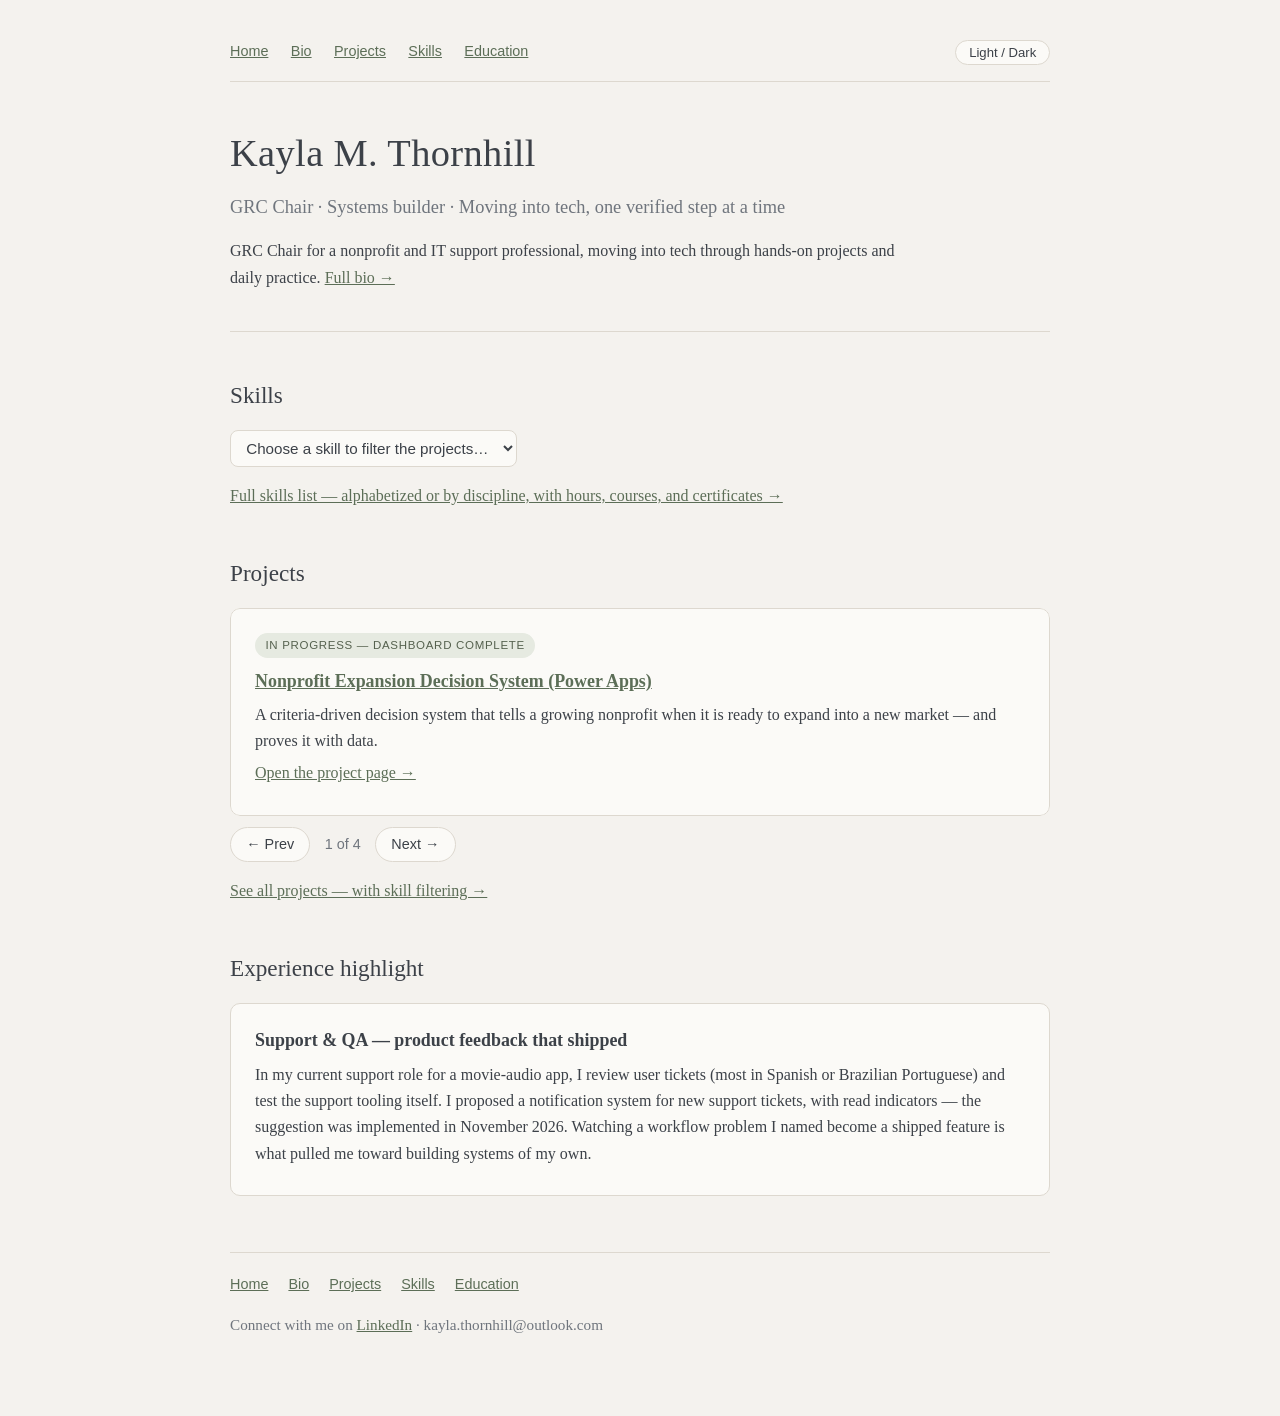
<file: index.html>
<!DOCTYPE html>
<html lang="en">
<head>
<meta charset="UTF-8">
<meta name="viewport" content="width=device-width, initial-scale=1.0">
<title>Kayla M. Thornhill — Portfolio</title>
<link rel="stylesheet" href="styles.css">
</head>
<body>
<div class="wrap">

<nav class="site-nav">
  <a href="index.html">Home</a>
  <a href="bio.html">Bio</a>
  <a href="projects.html">Projects</a>
  <a href="skills.html">Skills</a>
  <a href="education.html">Education</a>
  <button class="theme-toggle" type="button">Light / Dark</button>
</nav>

<header class="hero">
  <h1>Kayla M. Thornhill</h1>
  <p class="tagline">GRC Chair · Systems builder · Moving into tech, one verified step at a time</p>
  <p class="intro">GRC Chair for a nonprofit and IT support professional, moving into tech through
  hands-on projects and daily practice. <a href="bio.html">Full bio &rarr;</a></p>
</header>

<h2>Skills</h2>
<p>
  <select id="skill-jump" class="skill-select" aria-label="Jump to projects by skill">
    <option value="">Choose a skill to filter the projects…</option>
  </select>
</p>
<p><a href="skills.html">Full skills list — alphabetized or by discipline, with hours, courses, and certificates &rarr;</a></p>

<h2 id="projects">Projects</h2>

<div class="carousel" id="project-carousel">
  <div class="carousel-viewport">
    <div class="carousel-track">
      <div class="carousel-slide">
        <div class="card">
          <span class="status">In progress — dashboard complete</span>
          <h3><a href="expansion-system.html">Nonprofit Expansion Decision System (Power Apps)</a></h3>
          <p>A criteria-driven decision system that tells a growing nonprofit when it is ready to expand
          into a new market — and proves it with data.</p>
          <p><a href="expansion-system.html">Open the project page →</a></p>
        </div>
      </div>
      <div class="carousel-slide">
        <div class="card">
          <span class="status">Ongoing role — since September 2026</span>
          <h3><a href="governance.html">Governance Infrastructure — GRC Chair</a></h3>
          <p>Building a young nonprofit's governance foundation from near zero: the documents and
          processes an organization runs on.</p>
          <p><a href="governance.html">Open the project page →</a></p>
        </div>
      </div>
      <div class="carousel-slide">
        <div class="card">
          <span class="status">In progress — completing November 30, 2026</span>
          <h3><a href="ux-project.html">UX Research &amp; Design Project — Ticket App Study</a></h3>
          <p>The capstone of my Google UX Design certificate: an unmoderated usability study, synthesized
          into prioritized insights, with the prototype revised from the findings.</p>
          <p><a href="ux-project.html">Open the project page →</a></p>
        </div>
      </div>
      <div class="carousel-slide">
        <div class="card">
          <span class="status">In development</span>
          <h3><a href="craft-hollow.html">Craft Hollow — Cozy Craft-Stall Game</a></h3>
          <p>A personal software project teaching me full-stack development: Next.js, Vercel, and Supabase.</p>
          <p><a href="craft-hollow.html">Open the project page →</a></p>
        </div>
      </div>
    </div>
  </div>
  <div class="carousel-controls">
    <button class="carousel-btn" id="carousel-prev" type="button">&larr; Prev</button>
    <span class="carousel-count" id="carousel-count">1 of 4</span>
    <button class="carousel-btn" id="carousel-next" type="button">Next &rarr;</button>
  </div>
</div>

<p><a href="projects.html">See all projects — with skill filtering &rarr;</a></p>

<h2>Experience highlight</h2>

<div class="card">
  <h3>Support &amp; QA — product feedback that shipped</h3>
  <p>In my current support role for a movie-audio app, I review user tickets (most in Spanish or
  Brazilian Portuguese) and test the support tooling itself. I proposed a notification system for
  new support tickets, with read indicators — the suggestion was implemented in November 2026.
  Watching a workflow problem I named become a shipped feature is what pulled me toward building
  systems of my own.</p>
</div>

<footer class="site-footer">
  <div class="footer-nav">
    <a href="index.html">Home</a>
    <a href="bio.html">Bio</a>
    <a href="projects.html">Projects</a>
    <a href="skills.html">Skills</a>
    <a href="education.html">Education</a>
  </div>
  <p>Connect with me on <a href="https://www.linkedin.com/in/kayla-thornhill">LinkedIn</a> ·
  kayla.thornhill@outlook.com</p>
</footer>
<script src="script.js"></script>

</div>
</body>
</html>
</file>
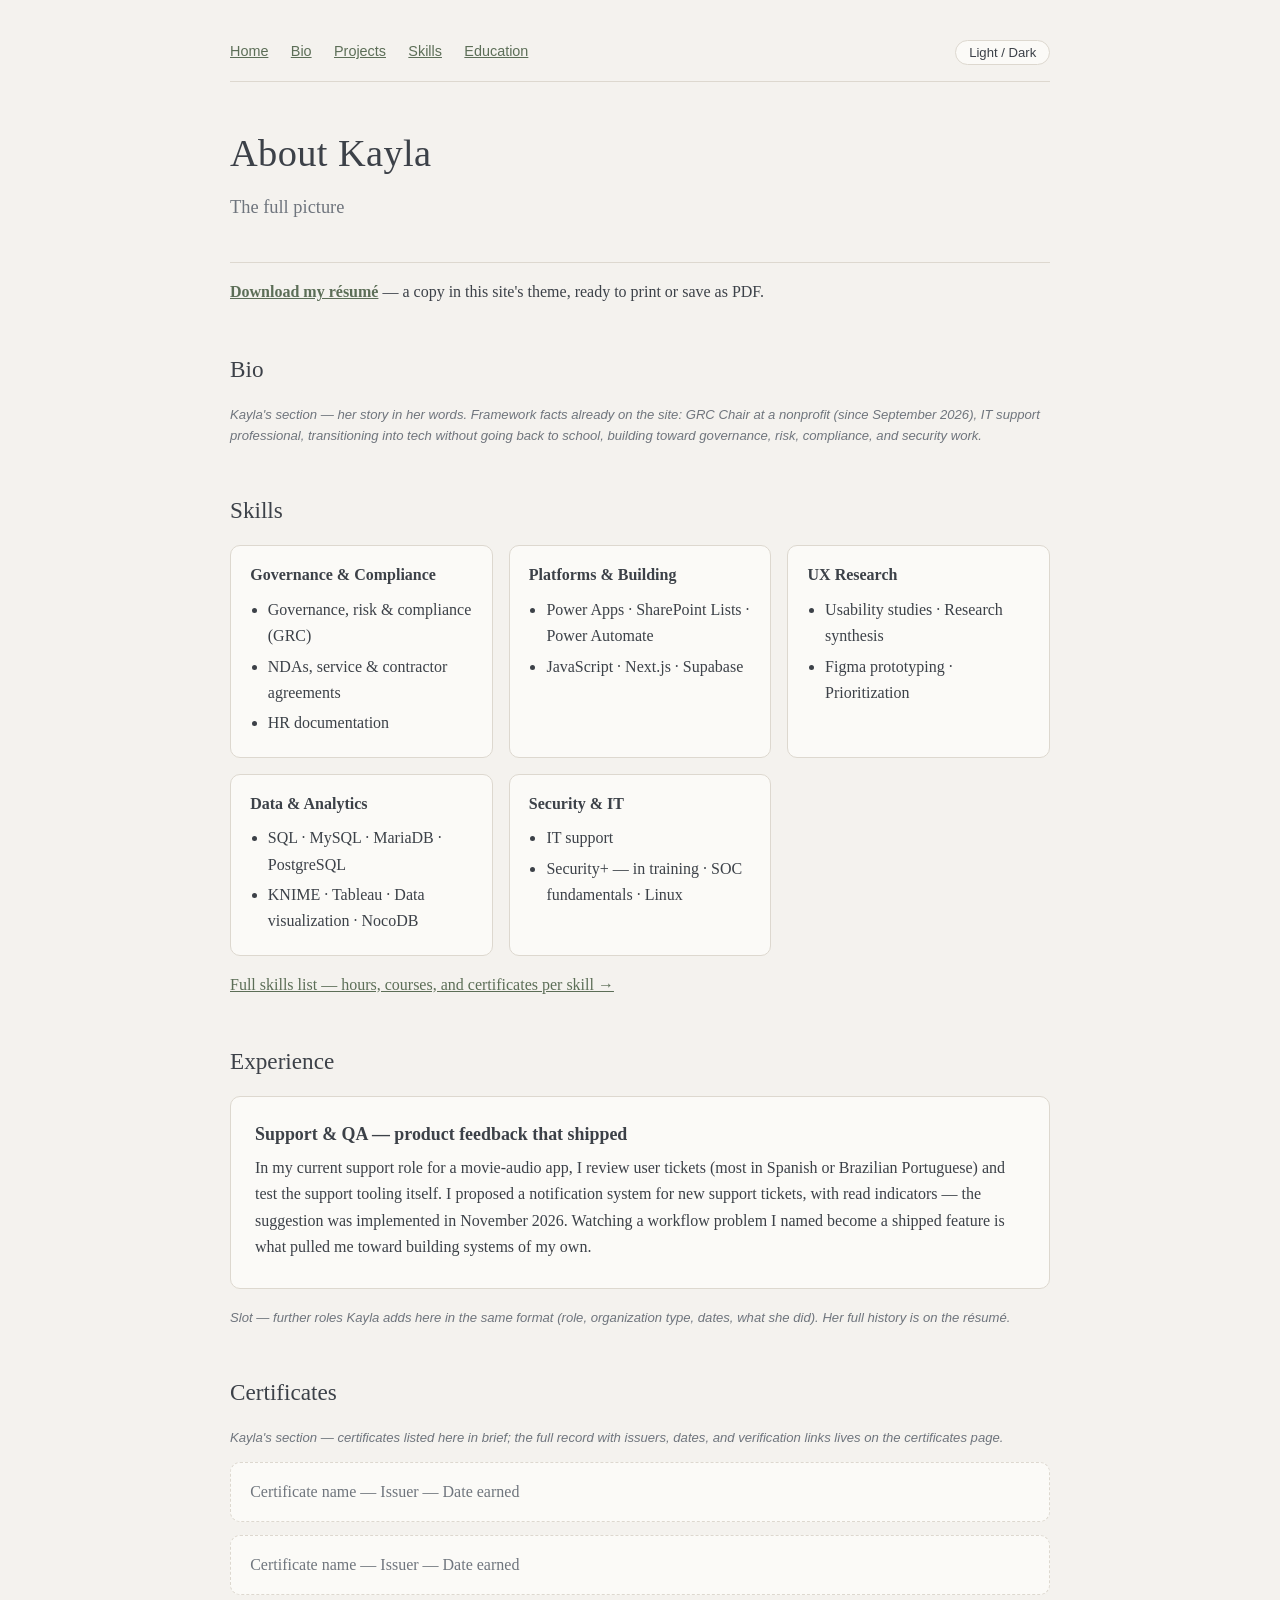
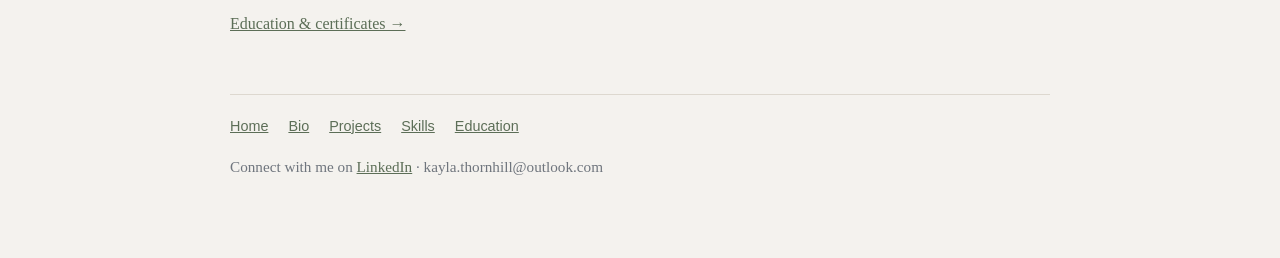
<file: bio.html>
<!DOCTYPE html>
<html lang="en">
<head>
<meta charset="UTF-8">
<meta name="viewport" content="width=device-width, initial-scale=1.0">
<title>Bio — Kayla M. Thornhill</title>
<link rel="stylesheet" href="styles.css">
</head>
<body>
<div class="wrap">

<nav class="site-nav">
  <a href="index.html">Home</a>
  <a href="bio.html">Bio</a>
  <a href="projects.html">Projects</a>
  <a href="skills.html">Skills</a>
  <a href="education.html">Education</a>
  <button class="theme-toggle" type="button">Light / Dark</button>
</nav>

<header class="hero">
  <h1>About Kayla</h1>
  <p class="tagline">The full picture</p>
</header>

<p><a href="resume.html"><strong>Download my résumé</strong></a> — a copy in this site's theme, ready to print or save as PDF.</p>

<h2>Bio</h2>
<p class="slot-note">Kayla's section — her story in her words. Framework facts already on the
site: GRC Chair at a nonprofit (since September 2026), IT support professional, transitioning
into tech without going back to school, building toward governance, risk, compliance, and
security work.</p>

<h2>Skills</h2>
<div class="skills-grid">
  <div class="skill-group">
    <h3>Governance &amp; Compliance</h3>
    <ul>
      <li>Governance, risk &amp; compliance (GRC)</li>
      <li>NDAs, service &amp; contractor agreements</li>
      <li>HR documentation</li>
    </ul>
  </div>
  <div class="skill-group">
    <h3>Platforms &amp; Building</h3>
    <ul>
      <li>Power Apps · SharePoint Lists · Power Automate</li>
      <li>JavaScript · Next.js · Supabase</li>
    </ul>
  </div>
  <div class="skill-group">
    <h3>UX Research</h3>
    <ul>
      <li>Usability studies · Research synthesis</li>
      <li>Figma prototyping · Prioritization</li>
    </ul>
  </div>
  <div class="skill-group">
    <h3>Data &amp; Analytics</h3>
    <ul>
      <li>SQL · MySQL · MariaDB · PostgreSQL</li>
      <li>KNIME · Tableau · Data visualization · NocoDB</li>
    </ul>
  </div>
  <div class="skill-group">
    <h3>Security &amp; IT</h3>
    <ul>
      <li>IT support</li>
      <li>Security+ — in training · SOC fundamentals · Linux</li>
    </ul>
  </div>
</div>
<p><a href="skills.html">Full skills list — hours, courses, and certificates per skill &rarr;</a></p>

<h2>Experience</h2>

<div class="card">
  <h3>Support &amp; QA — product feedback that shipped</h3>
  <p>In my current support role for a movie-audio app, I review user tickets (most in Spanish or
  Brazilian Portuguese) and test the support tooling itself. I proposed a notification system for
  new support tickets, with read indicators — the suggestion was implemented in November 2026.
  Watching a workflow problem I named become a shipped feature is what pulled me toward building
  systems of my own.</p>
</div>

<p class="slot-note">Slot — further roles Kayla adds here in the same format (role, organization
type, dates, what she did). Her full history is on the résumé.</p>

<h2>Certificates</h2>
<p class="slot-note">Kayla's section — certificates listed here in brief; the full record with
issuers, dates, and verification links lives on the certificates page.</p>
<div class="cert-slot">Certificate name — Issuer — Date earned</div>
<div class="cert-slot">Certificate name — Issuer — Date earned</div>
<p><a href="education.html">Education &amp; certificates &rarr;</a></p>

<footer class="site-footer">
  <div class="footer-nav">
    <a href="index.html">Home</a>
    <a href="bio.html">Bio</a>
    <a href="projects.html">Projects</a>
    <a href="skills.html">Skills</a>
    <a href="education.html">Education</a>
  </div>
  <p>Connect with me on <a href="https://www.linkedin.com/in/kayla-thornhill">LinkedIn</a> ·
  kayla.thornhill@outlook.com</p>
</footer>
<script src="script.js"></script>

</div>
</body>
</html>
</file>
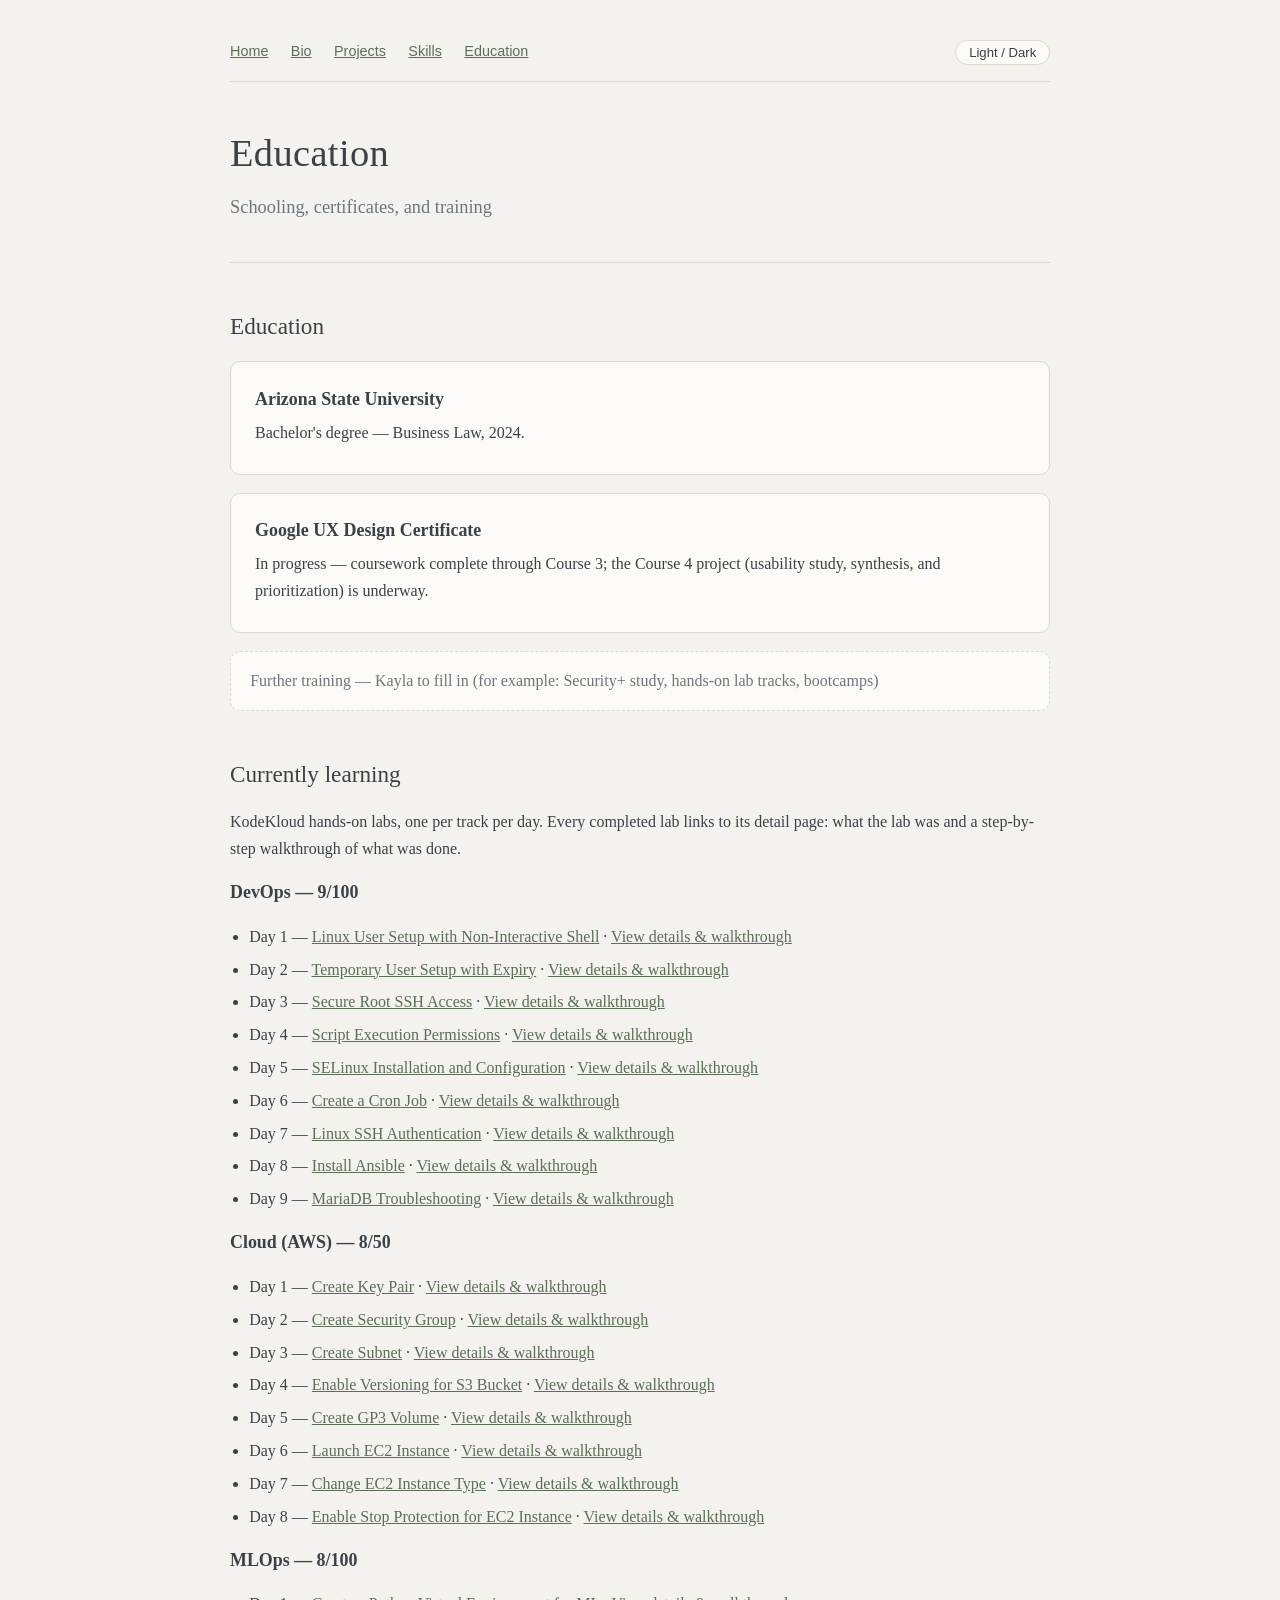
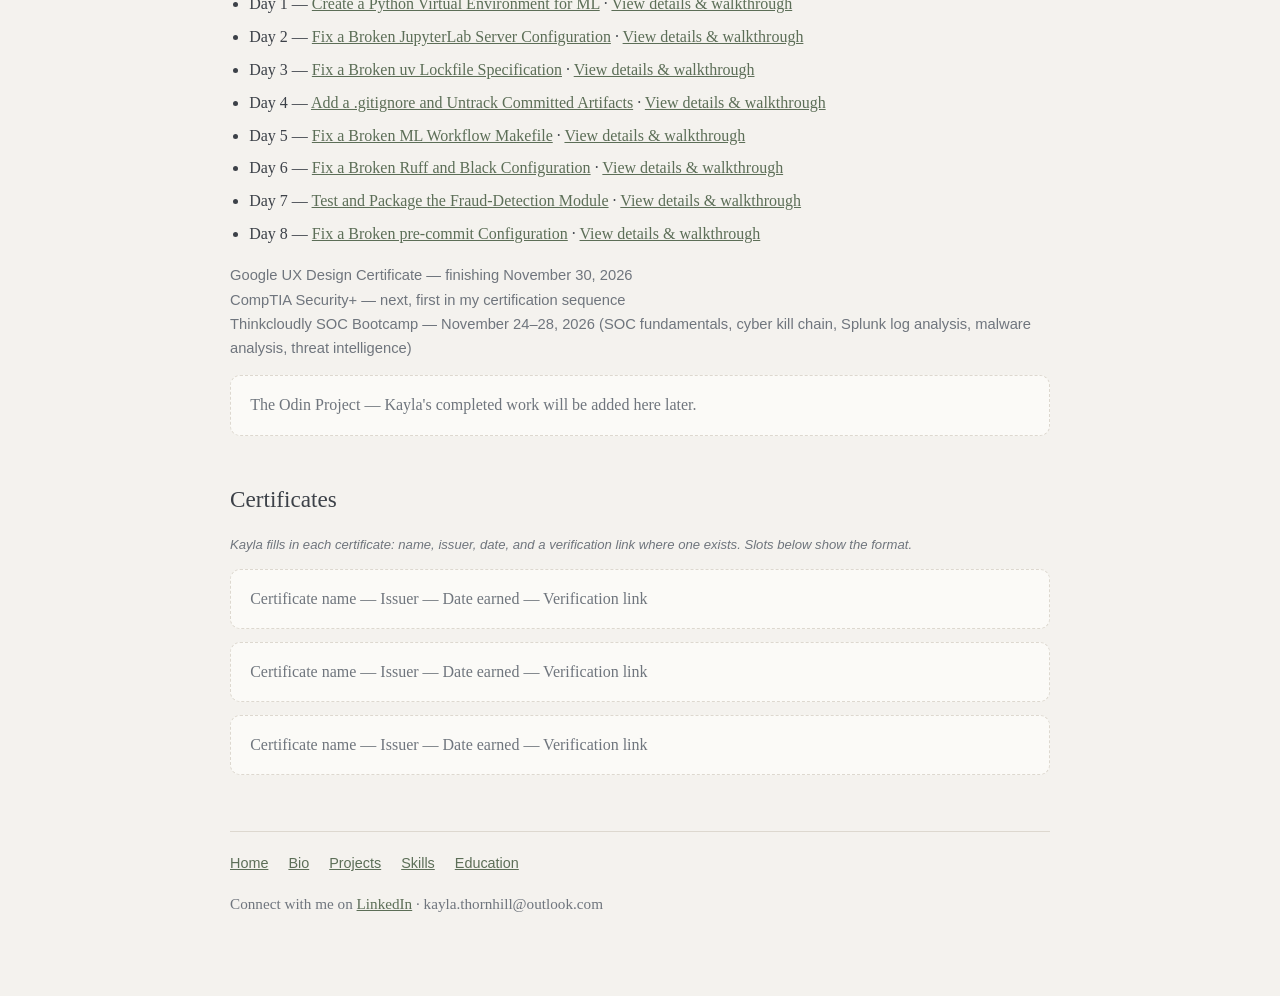
<file: certificates.html>
<!DOCTYPE html>
<html lang="en">
<head>
<meta charset="UTF-8">
<meta http-equiv="refresh" content="0; url=education.html">
<title>Education — Kayla M. Thornhill</title>
<link rel="stylesheet" href="styles.css">
</head>
<body>
<div class="wrap">
<p>Certificates now live on the <a href="education.html">Education page</a>.</p>
</div>
</body>
</html>
</file>
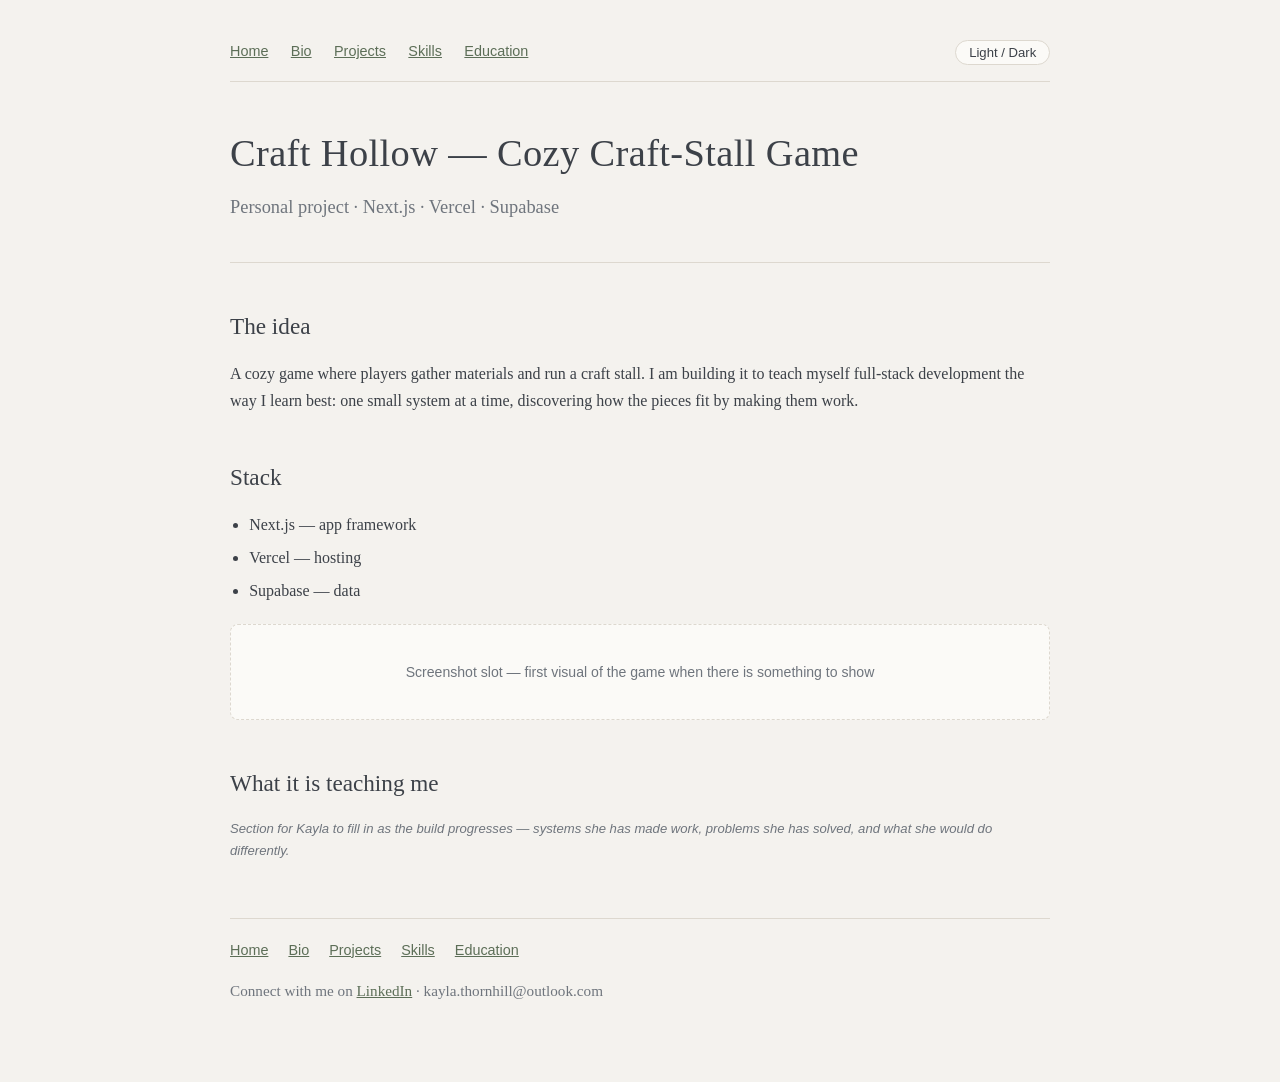
<file: craft-hollow.html>
<!DOCTYPE html>
<html lang="en">
<head>
<meta charset="UTF-8">
<meta name="viewport" content="width=device-width, initial-scale=1.0">
<title>Craft Hollow — Kayla M. Thornhill</title>
<link rel="stylesheet" href="styles.css">
</head>
<body>
<div class="wrap">

<nav class="site-nav">
  <a href="index.html">Home</a>
  <a href="bio.html">Bio</a>
  <a href="projects.html">Projects</a>
  <a href="skills.html">Skills</a>
  <a href="education.html">Education</a>
  <button class="theme-toggle" type="button">Light / Dark</button>
</nav>

<header class="hero">
  <h1>Craft Hollow — Cozy Craft-Stall Game</h1>
  <p class="tagline">Personal project · Next.js · Vercel · Supabase</p>
</header>

<h2>The idea</h2>
<p>A cozy game where players gather materials and run a craft stall. I am building it to teach
myself full-stack development the way I learn best: one small system at a time, discovering how
the pieces fit by making them work.</p>

<h2>Stack</h2>
<ul>
  <li>Next.js — app framework</li>
  <li>Vercel — hosting</li>
  <li>Supabase — data</li>
</ul>

<div class="shot-slot">Screenshot slot — first visual of the game when there is something to show</div>

<h2>What it is teaching me</h2>
<p class="slot-note">Section for Kayla to fill in as the build progresses — systems she has made
work, problems she has solved, and what she would do differently.</p>

<footer class="site-footer">
  <div class="footer-nav">
    <a href="index.html">Home</a>
    <a href="bio.html">Bio</a>
    <a href="projects.html">Projects</a>
    <a href="skills.html">Skills</a>
    <a href="education.html">Education</a>
  </div>
  <p>Connect with me on <a href="https://www.linkedin.com/in/kayla-thornhill">LinkedIn</a> ·
  kayla.thornhill@outlook.com</p>
</footer>
<script src="script.js"></script>

</div>
</body>
</html>
</file>
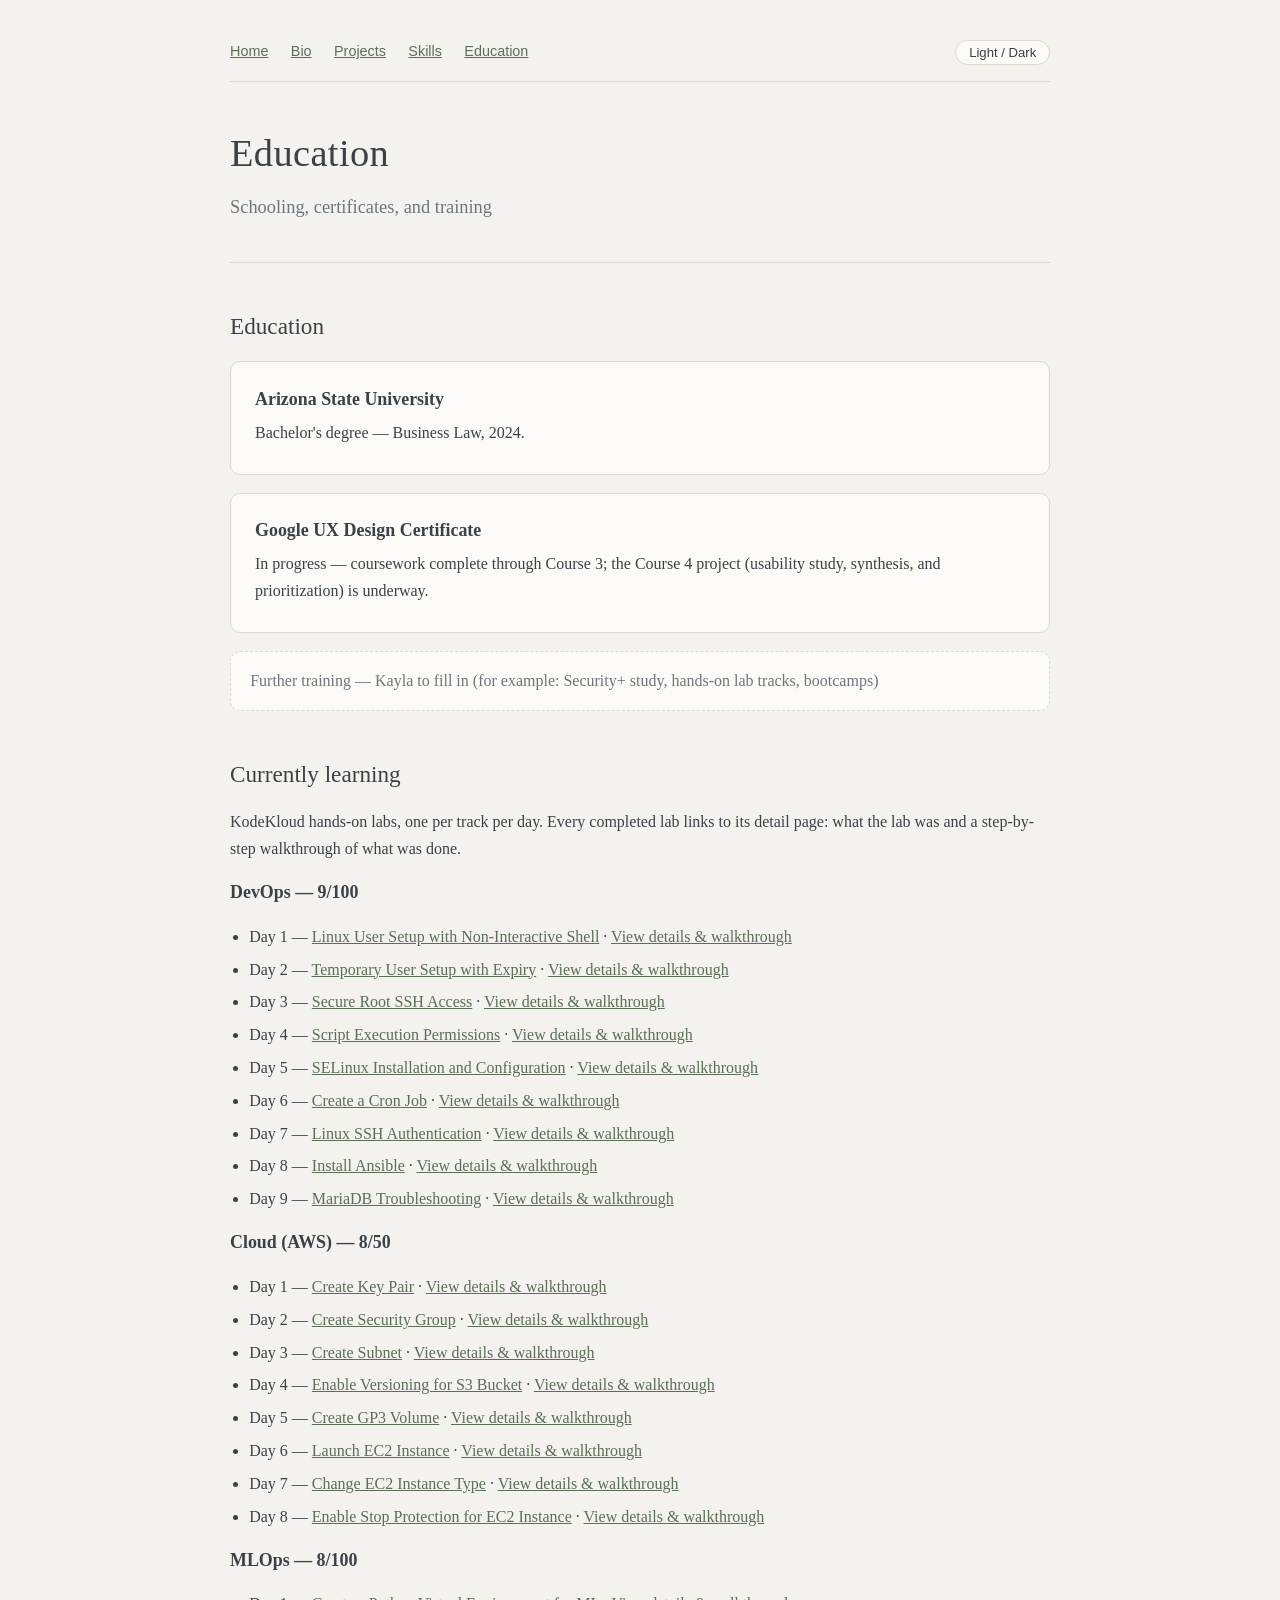
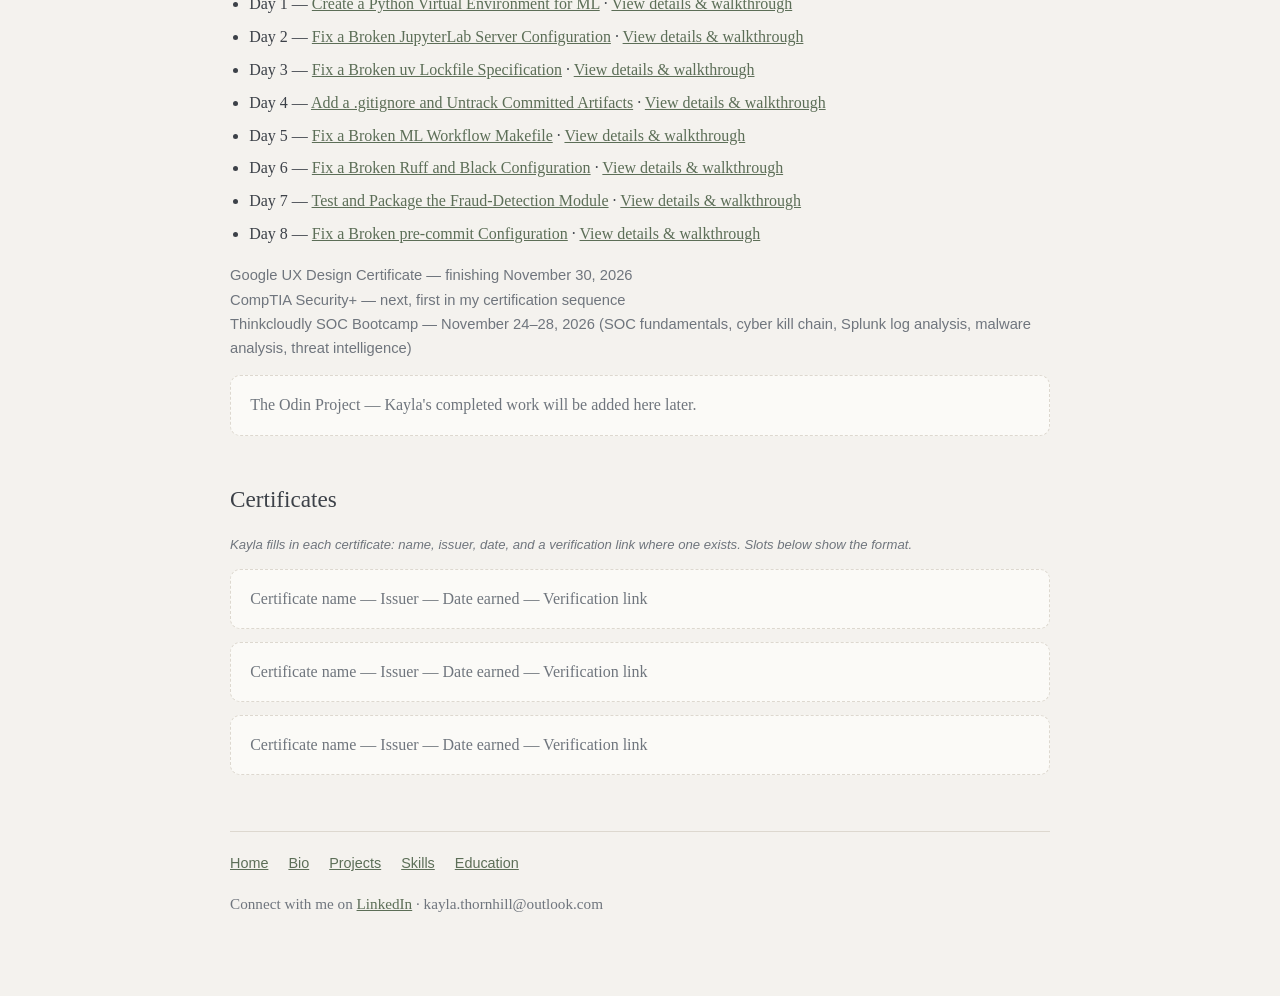
<file: education.html>
<!DOCTYPE html>
<html lang="en">
<head>
<meta charset="UTF-8">
<meta name="viewport" content="width=device-width, initial-scale=1.0">
<title>Education — Kayla M. Thornhill</title>
<link rel="stylesheet" href="styles.css">
</head>
<body>
<div class="wrap">

<nav class="site-nav">
  <a href="index.html">Home</a>
  <a href="bio.html">Bio</a>
  <a href="projects.html">Projects</a>
  <a href="skills.html">Skills</a>
  <a href="education.html">Education</a>
  <button class="theme-toggle" type="button">Light / Dark</button>
</nav>

<header class="hero">
  <h1>Education</h1>
  <p class="tagline">Schooling, certificates, and training</p>
</header>

<h2>Education</h2>
<div class="card">
  <h3>Arizona State University</h3>
  <p>Bachelor's degree — Business Law, 2024.</p>
</div>
<div class="card">
  <h3>Google UX Design Certificate</h3>
  <p>In progress — coursework complete through Course 3; the Course 4 project (usability study,
  synthesis, and prioritization) is underway.</p>
</div>
<div class="cert-slot">Further training — Kayla to fill in (for example: Security+ study,
hands-on lab tracks, bootcamps)</div>

<h2>Currently learning</h2>

<p>KodeKloud hands-on labs, one per track per day. Every completed lab links to its detail page: what the lab was and a step-by-step walkthrough of what was done.</p>
<h3>DevOps — 9/100</h3>
<ul><li>Day 1 — <a href="kodekloud-devops.html#day-1">Linux User Setup with Non-Interactive Shell</a> · <a href="kodekloud-devops.html#day-1">View details &amp; walkthrough</a></li><li>Day 2 — <a href="kodekloud-devops.html#day-2">Temporary User Setup with Expiry</a> · <a href="kodekloud-devops.html#day-2">View details &amp; walkthrough</a></li><li>Day 3 — <a href="kodekloud-devops.html#day-3">Secure Root SSH Access</a> · <a href="kodekloud-devops.html#day-3">View details &amp; walkthrough</a></li><li>Day 4 — <a href="kodekloud-devops.html#day-4">Script Execution Permissions</a> · <a href="kodekloud-devops.html#day-4">View details &amp; walkthrough</a></li><li>Day 5 — <a href="kodekloud-devops.html#day-5">SELinux Installation and Configuration</a> · <a href="kodekloud-devops.html#day-5">View details &amp; walkthrough</a></li><li>Day 6 — <a href="kodekloud-devops.html#day-6">Create a Cron Job</a> · <a href="kodekloud-devops.html#day-6">View details &amp; walkthrough</a></li><li>Day 7 — <a href="kodekloud-devops.html#day-7">Linux SSH Authentication</a> · <a href="kodekloud-devops.html#day-7">View details &amp; walkthrough</a></li><li>Day 8 — <a href="kodekloud-devops.html#day-8">Install Ansible</a> · <a href="kodekloud-devops.html#day-8">View details &amp; walkthrough</a></li><li>Day 9 — <a href="kodekloud-devops.html#day-9">MariaDB Troubleshooting</a> · <a href="kodekloud-devops.html#day-9">View details &amp; walkthrough</a></li></ul><h3>Cloud (AWS) — 8/50</h3>
<ul><li>Day 1 — <a href="kodekloud-aws.html#day-1">Create Key Pair</a> · <a href="kodekloud-aws.html#day-1">View details &amp; walkthrough</a></li><li>Day 2 — <a href="kodekloud-aws.html#day-2">Create Security Group</a> · <a href="kodekloud-aws.html#day-2">View details &amp; walkthrough</a></li><li>Day 3 — <a href="kodekloud-aws.html#day-3">Create Subnet</a> · <a href="kodekloud-aws.html#day-3">View details &amp; walkthrough</a></li><li>Day 4 — <a href="kodekloud-aws.html#day-4">Enable Versioning for S3 Bucket</a> · <a href="kodekloud-aws.html#day-4">View details &amp; walkthrough</a></li><li>Day 5 — <a href="kodekloud-aws.html#day-5">Create GP3 Volume</a> · <a href="kodekloud-aws.html#day-5">View details &amp; walkthrough</a></li><li>Day 6 — <a href="kodekloud-aws.html#day-6">Launch EC2 Instance</a> · <a href="kodekloud-aws.html#day-6">View details &amp; walkthrough</a></li><li>Day 7 — <a href="kodekloud-aws.html#day-7">Change EC2 Instance Type</a> · <a href="kodekloud-aws.html#day-7">View details &amp; walkthrough</a></li><li>Day 8 — <a href="kodekloud-aws.html#day-8">Enable Stop Protection for EC2 Instance</a> · <a href="kodekloud-aws.html#day-8">View details &amp; walkthrough</a></li></ul><h3>MLOps — 8/100</h3>
<ul><li>Day 1 — <a href="kodekloud-mlops.html#day-1">Create a Python Virtual Environment for ML</a> · <a href="kodekloud-mlops.html#day-1">View details &amp; walkthrough</a></li><li>Day 2 — <a href="kodekloud-mlops.html#day-2">Fix a Broken JupyterLab Server Configuration</a> · <a href="kodekloud-mlops.html#day-2">View details &amp; walkthrough</a></li><li>Day 3 — <a href="kodekloud-mlops.html#day-3">Fix a Broken uv Lockfile Specification</a> · <a href="kodekloud-mlops.html#day-3">View details &amp; walkthrough</a></li><li>Day 4 — <a href="kodekloud-mlops.html#day-4">Add a .gitignore and Untrack Committed Artifacts</a> · <a href="kodekloud-mlops.html#day-4">View details &amp; walkthrough</a></li><li>Day 5 — <a href="kodekloud-mlops.html#day-5">Fix a Broken ML Workflow Makefile</a> · <a href="kodekloud-mlops.html#day-5">View details &amp; walkthrough</a></li><li>Day 6 — <a href="kodekloud-mlops.html#day-6">Fix a Broken Ruff and Black Configuration</a> · <a href="kodekloud-mlops.html#day-6">View details &amp; walkthrough</a></li><li>Day 7 — <a href="kodekloud-mlops.html#day-7">Test and Package the Fraud-Detection Module</a> · <a href="kodekloud-mlops.html#day-7">View details &amp; walkthrough</a></li><li>Day 8 — <a href="kodekloud-mlops.html#day-8">Fix a Broken pre-commit Configuration</a> · <a href="kodekloud-mlops.html#day-8">View details &amp; walkthrough</a></li></ul>
<p class="strip">
Google UX Design Certificate — finishing November 30, 2026<br>
CompTIA Security+ — next, first in my certification sequence<br>
Thinkcloudly SOC Bootcamp — November 24–28, 2026 (SOC fundamentals, cyber kill chain, Splunk log analysis, malware analysis, threat intelligence)</p>

<div class="cert-slot">The Odin Project — Kayla's completed work will be added here later.</div>

<h2>Certificates</h2>
<p class="slot-note">Kayla fills in each certificate: name, issuer, date, and a verification link
where one exists. Slots below show the format.</p>

<div class="cert-slot">Certificate name — Issuer — Date earned — Verification link</div>
<div class="cert-slot">Certificate name — Issuer — Date earned — Verification link</div>
<div class="cert-slot">Certificate name — Issuer — Date earned — Verification link</div>

<footer class="site-footer">
  <div class="footer-nav">
    <a href="index.html">Home</a>
    <a href="bio.html">Bio</a>
    <a href="projects.html">Projects</a>
    <a href="skills.html">Skills</a>
    <a href="education.html">Education</a>
  </div>
  <p>Connect with me on <a href="https://www.linkedin.com/in/kayla-thornhill">LinkedIn</a> ·
  kayla.thornhill@outlook.com</p>
</footer>
<script src="script.js"></script>

</div>
</body>
</html>
</file>
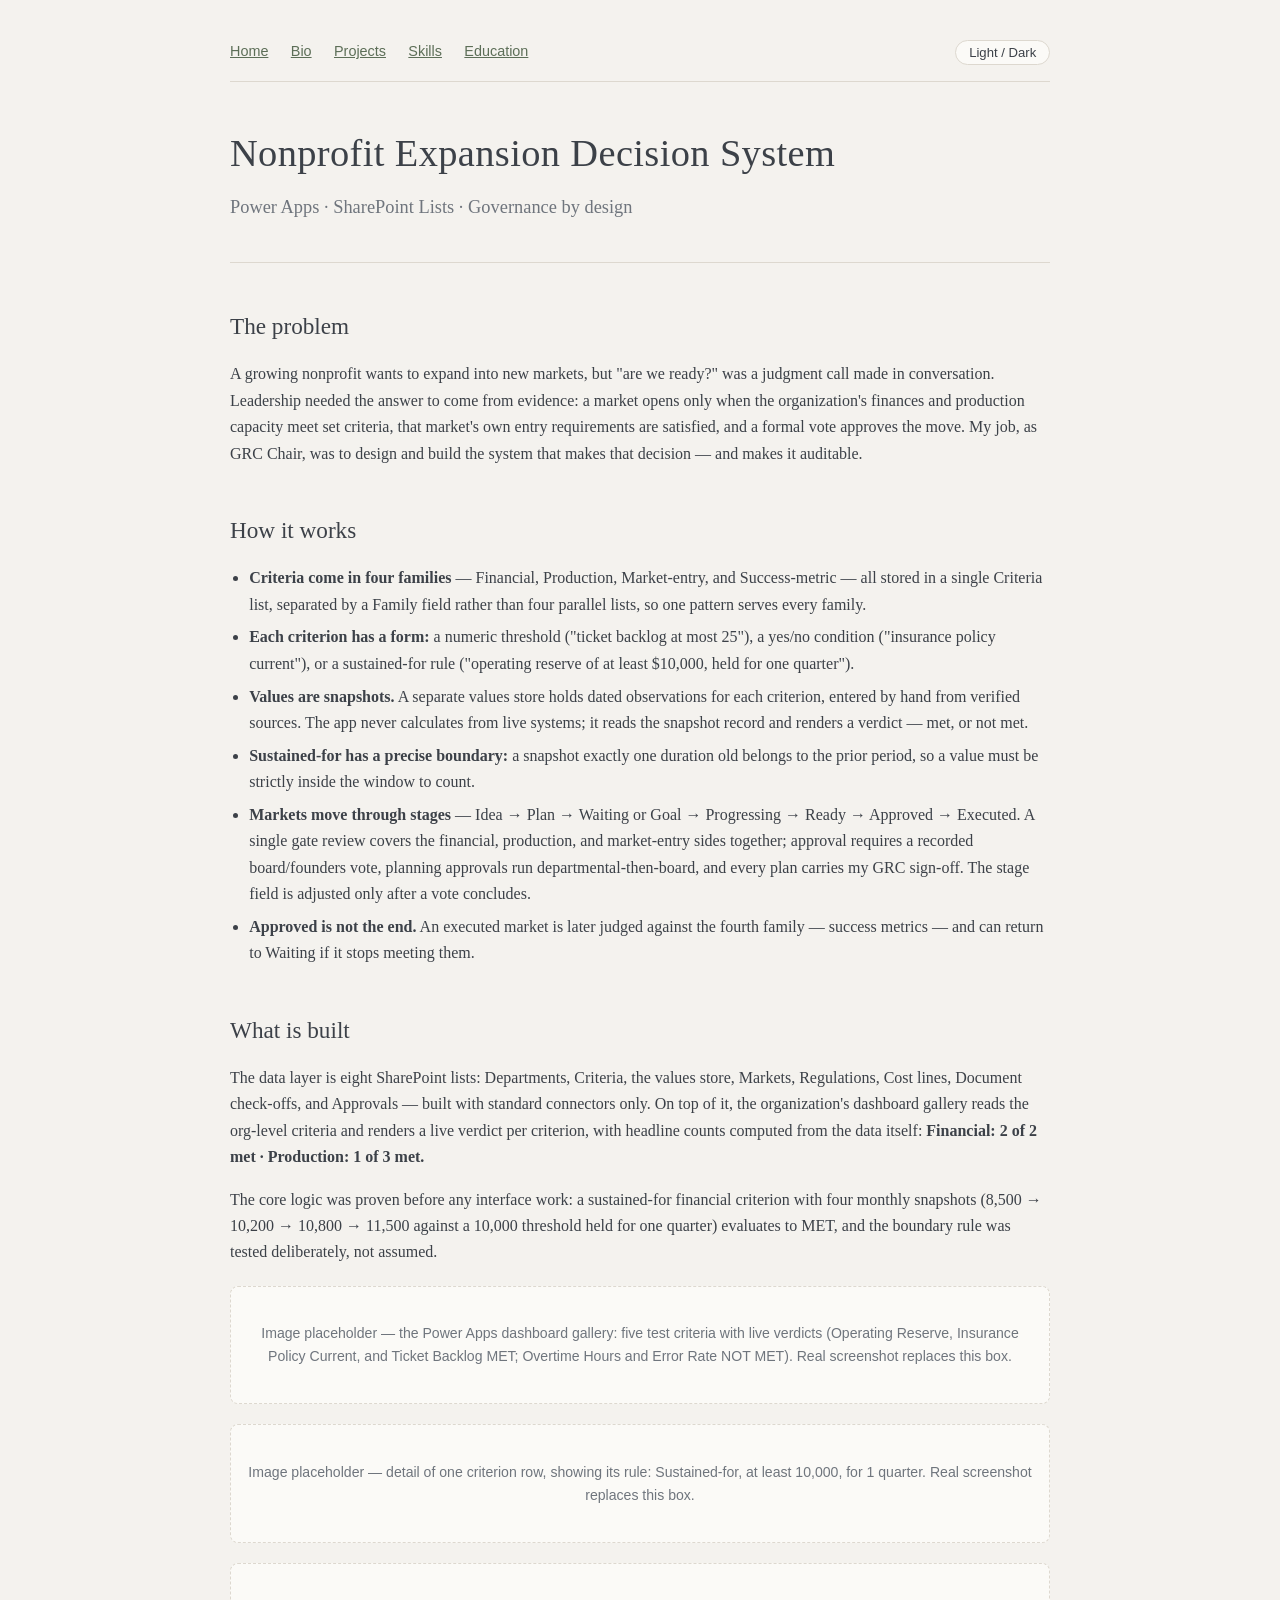
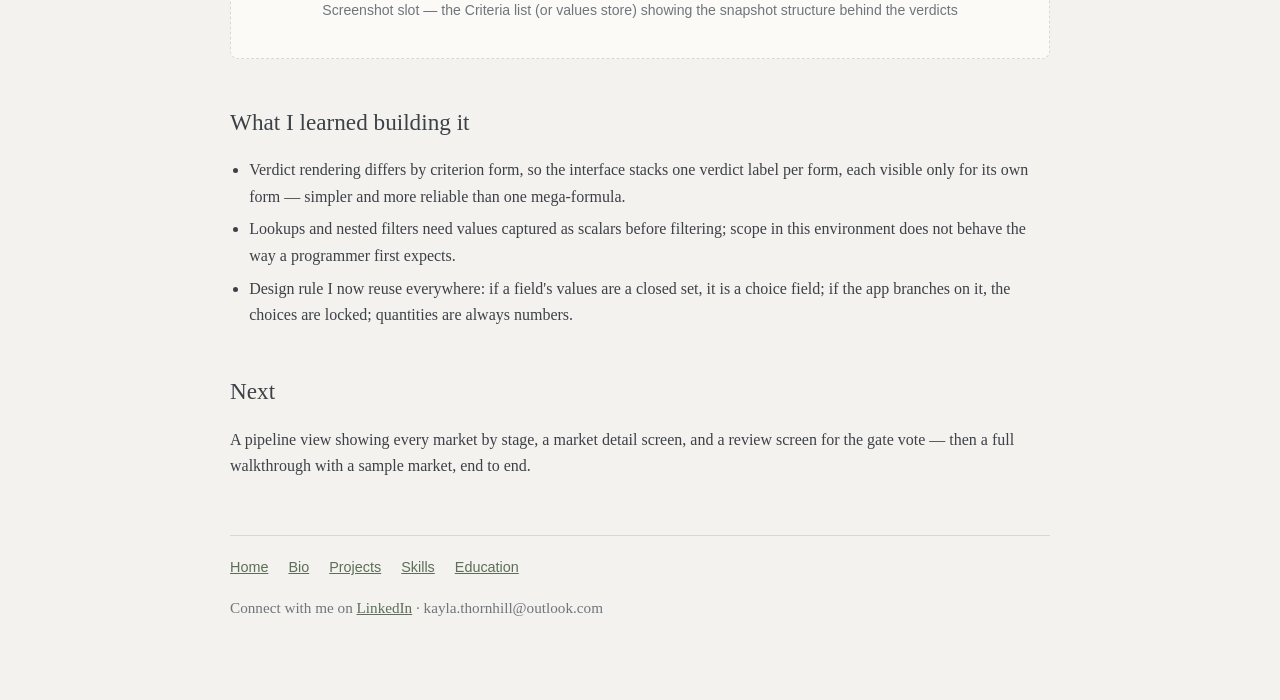
<file: expansion-system.html>
<!DOCTYPE html>
<html lang="en">
<head>
<meta charset="UTF-8">
<meta name="viewport" content="width=device-width, initial-scale=1.0">
<title>Expansion Decision System — Kayla M. Thornhill</title>
<link rel="stylesheet" href="styles.css">
</head>
<body>
<div class="wrap">

<nav class="site-nav">
  <a href="index.html">Home</a>
  <a href="bio.html">Bio</a>
  <a href="projects.html">Projects</a>
  <a href="skills.html">Skills</a>
  <a href="education.html">Education</a>
  <button class="theme-toggle" type="button">Light / Dark</button>
</nav>

<header class="hero">
  <h1>Nonprofit Expansion Decision System</h1>
  <p class="tagline">Power Apps · SharePoint Lists · Governance by design</p>
</header>

<h2>The problem</h2>
<p>A growing nonprofit wants to expand into new markets, but "are we ready?" was a judgment call
made in conversation. Leadership needed the answer to come from evidence: a market opens only
when the organization's finances and production capacity meet set criteria, that market's own
entry requirements are satisfied, and a formal vote approves the move. My job, as GRC Chair, was
to design and build the system that makes that decision — and makes it auditable.</p>

<h2>How it works</h2>
<ul>
  <li><strong>Criteria come in four families</strong> — Financial, Production, Market-entry, and
  Success-metric — all stored in a single Criteria list, separated by a Family field rather than
  four parallel lists, so one pattern serves every family.</li>
  <li><strong>Each criterion has a form:</strong> a numeric threshold ("ticket backlog at most 25"),
  a yes/no condition ("insurance policy current"), or a sustained-for rule ("operating reserve of
  at least $10,000, held for one quarter").</li>
  <li><strong>Values are snapshots.</strong> A separate values store holds dated observations for
  each criterion, entered by hand from verified sources. The app never calculates from live
  systems; it reads the snapshot record and renders a verdict — met, or not met.</li>
  <li><strong>Sustained-for has a precise boundary:</strong> a snapshot exactly one duration old
  belongs to the prior period, so a value must be strictly inside the window to count.</li>
  <li><strong>Markets move through stages</strong> — Idea → Plan → Waiting or Goal → Progressing →
  Ready → Approved → Executed. A single gate review covers the financial, production, and
  market-entry sides together; approval requires a recorded board/founders vote, planning
  approvals run departmental-then-board, and every plan carries my GRC sign-off. The stage field
  is adjusted only after a vote concludes.</li>
  <li><strong>Approved is not the end.</strong> An executed market is later judged against the
  fourth family — success metrics — and can return to Waiting if it stops meeting them.</li>
</ul>

<h2>What is built</h2>
<p>The data layer is eight SharePoint lists: Departments, Criteria, the values store, Markets,
Regulations, Cost lines, Document check-offs, and Approvals — built with standard connectors
only. On top of it, the organization's dashboard gallery reads the org-level criteria and renders
a live verdict per criterion, with headline counts computed from the data itself:
<strong>Financial: 2 of 2 met · Production: 1 of 3 met.</strong></p>
<p>The core logic was proven before any interface work: a sustained-for financial criterion with
four monthly snapshots (8,500 → 10,200 → 10,800 → 11,500 against a 10,000 threshold held for one
quarter) evaluates to MET, and the boundary rule was tested deliberately, not assumed.</p>

<div class="shot-slot">Image placeholder — the Power Apps dashboard gallery: five test criteria
with live verdicts (Operating Reserve, Insurance Policy Current, and Ticket Backlog MET;
Overtime Hours and Error Rate NOT MET). Real screenshot replaces this box.</div>

<div class="shot-slot">Image placeholder — detail of one criterion row, showing its rule:
Sustained-for, at least 10,000, for 1 quarter. Real screenshot replaces this box.</div>

<div class="shot-slot">Screenshot slot — the Criteria list (or values store) showing the snapshot
structure behind the verdicts</div>

<h2>What I learned building it</h2>
<ul>
  <li>Verdict rendering differs by criterion form, so the interface stacks one verdict label per
  form, each visible only for its own form — simpler and more reliable than one mega-formula.</li>
  <li>Lookups and nested filters need values captured as scalars before filtering; scope in this
  environment does not behave the way a programmer first expects.</li>
  <li>Design rule I now reuse everywhere: if a field's values are a closed set, it is a choice
  field; if the app branches on it, the choices are locked; quantities are always numbers.</li>
</ul>

<h2>Next</h2>
<p>A pipeline view showing every market by stage, a market detail screen, and a review screen for
the gate vote — then a full walkthrough with a sample market, end to end.</p>

<footer class="site-footer">
  <div class="footer-nav">
    <a href="index.html">Home</a>
    <a href="bio.html">Bio</a>
    <a href="projects.html">Projects</a>
    <a href="skills.html">Skills</a>
    <a href="education.html">Education</a>
  </div>
  <p>Connect with me on <a href="https://www.linkedin.com/in/kayla-thornhill">LinkedIn</a> ·
  kayla.thornhill@outlook.com</p>
</footer>
<script src="script.js"></script>

</div>
</body>
</html>
</file>
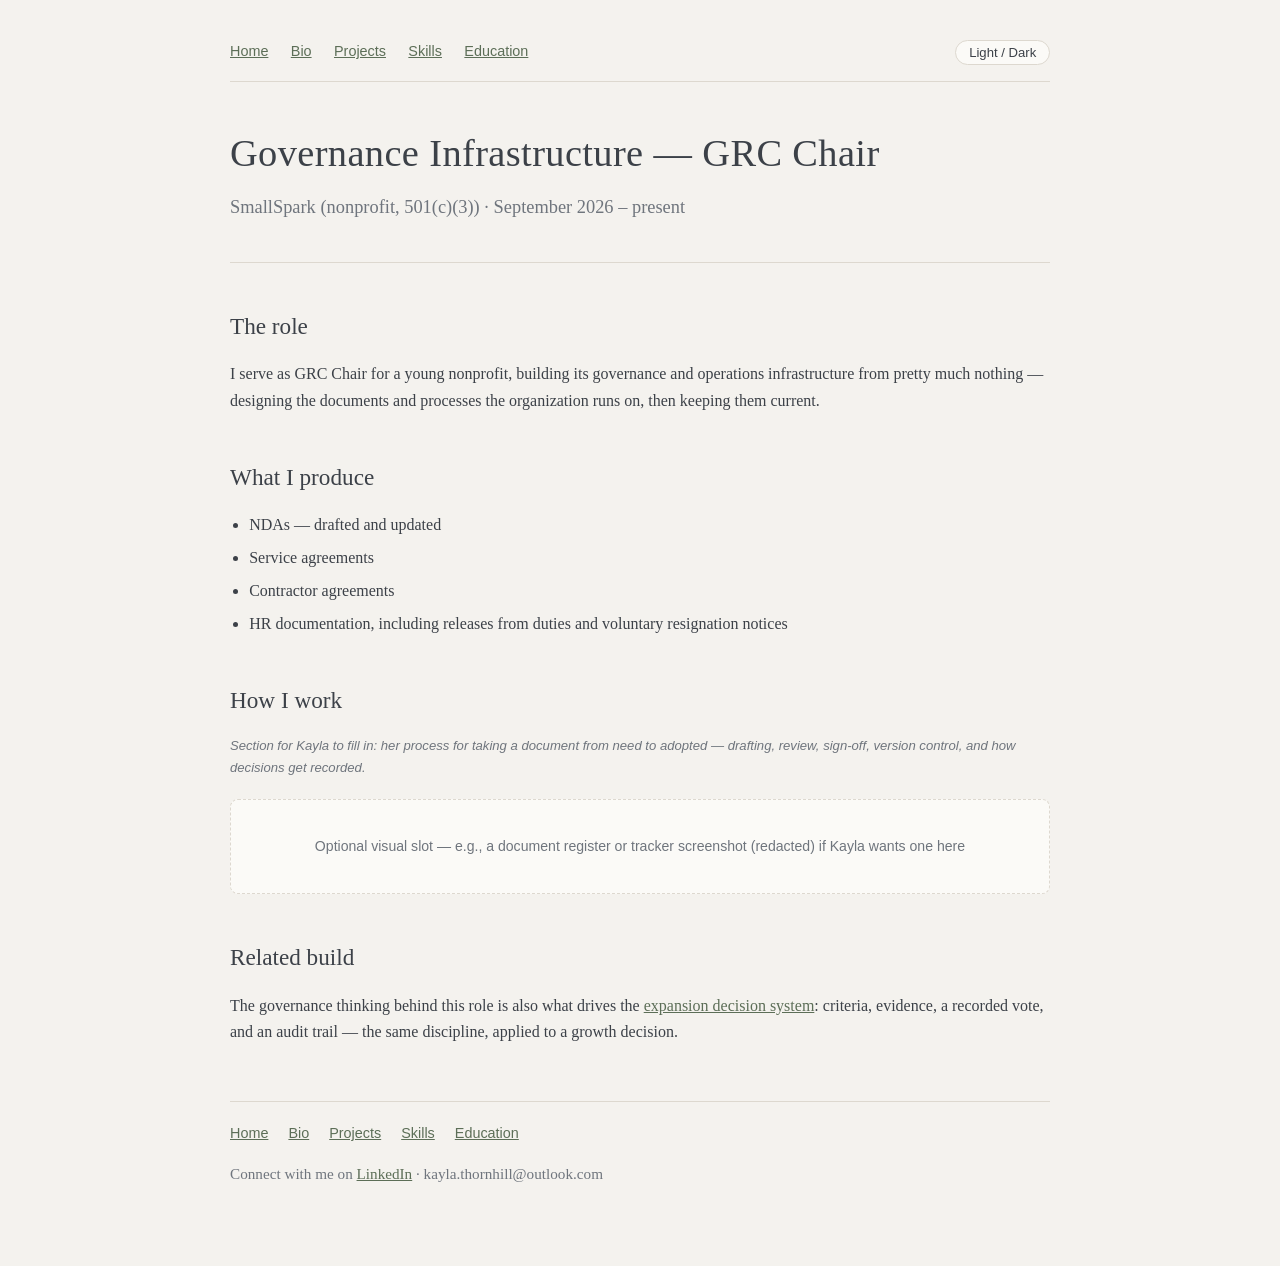
<file: governance.html>
<!DOCTYPE html>
<html lang="en">
<head>
<meta charset="UTF-8">
<meta name="viewport" content="width=device-width, initial-scale=1.0">
<title>GRC Governance — Kayla M. Thornhill</title>
<link rel="stylesheet" href="styles.css">
</head>
<body>
<div class="wrap">

<nav class="site-nav">
  <a href="index.html">Home</a>
  <a href="bio.html">Bio</a>
  <a href="projects.html">Projects</a>
  <a href="skills.html">Skills</a>
  <a href="education.html">Education</a>
  <button class="theme-toggle" type="button">Light / Dark</button>
</nav>

<header class="hero">
  <h1>Governance Infrastructure — GRC Chair</h1>
  <p class="tagline">SmallSpark (nonprofit, 501(c)(3)) · September 2026 – present</p>
</header>

<h2>The role</h2>
<p>I serve as GRC Chair for a young nonprofit, building its governance and operations
infrastructure from pretty much nothing — designing the documents and processes the organization
runs on, then keeping them current.</p>

<h2>What I produce</h2>
<ul>
  <li>NDAs — drafted and updated</li>
  <li>Service agreements</li>
  <li>Contractor agreements</li>
  <li>HR documentation, including releases from duties and voluntary resignation notices</li>
</ul>

<h2>How I work</h2>
<p class="slot-note">Section for Kayla to fill in: her process for taking a document from need to
adopted — drafting, review, sign-off, version control, and how decisions get recorded.</p>

<div class="shot-slot">Optional visual slot — e.g., a document register or tracker screenshot
(redacted) if Kayla wants one here</div>

<h2>Related build</h2>
<p>The governance thinking behind this role is also what drives the
<a href="expansion-system.html">expansion decision system</a>: criteria, evidence, a recorded
vote, and an audit trail — the same discipline, applied to a growth decision.</p>

<footer class="site-footer">
  <div class="footer-nav">
    <a href="index.html">Home</a>
    <a href="bio.html">Bio</a>
    <a href="projects.html">Projects</a>
    <a href="skills.html">Skills</a>
    <a href="education.html">Education</a>
  </div>
  <p>Connect with me on <a href="https://www.linkedin.com/in/kayla-thornhill">LinkedIn</a> ·
  kayla.thornhill@outlook.com</p>
</footer>
<script src="script.js"></script>

</div>
</body>
</html>
</file>
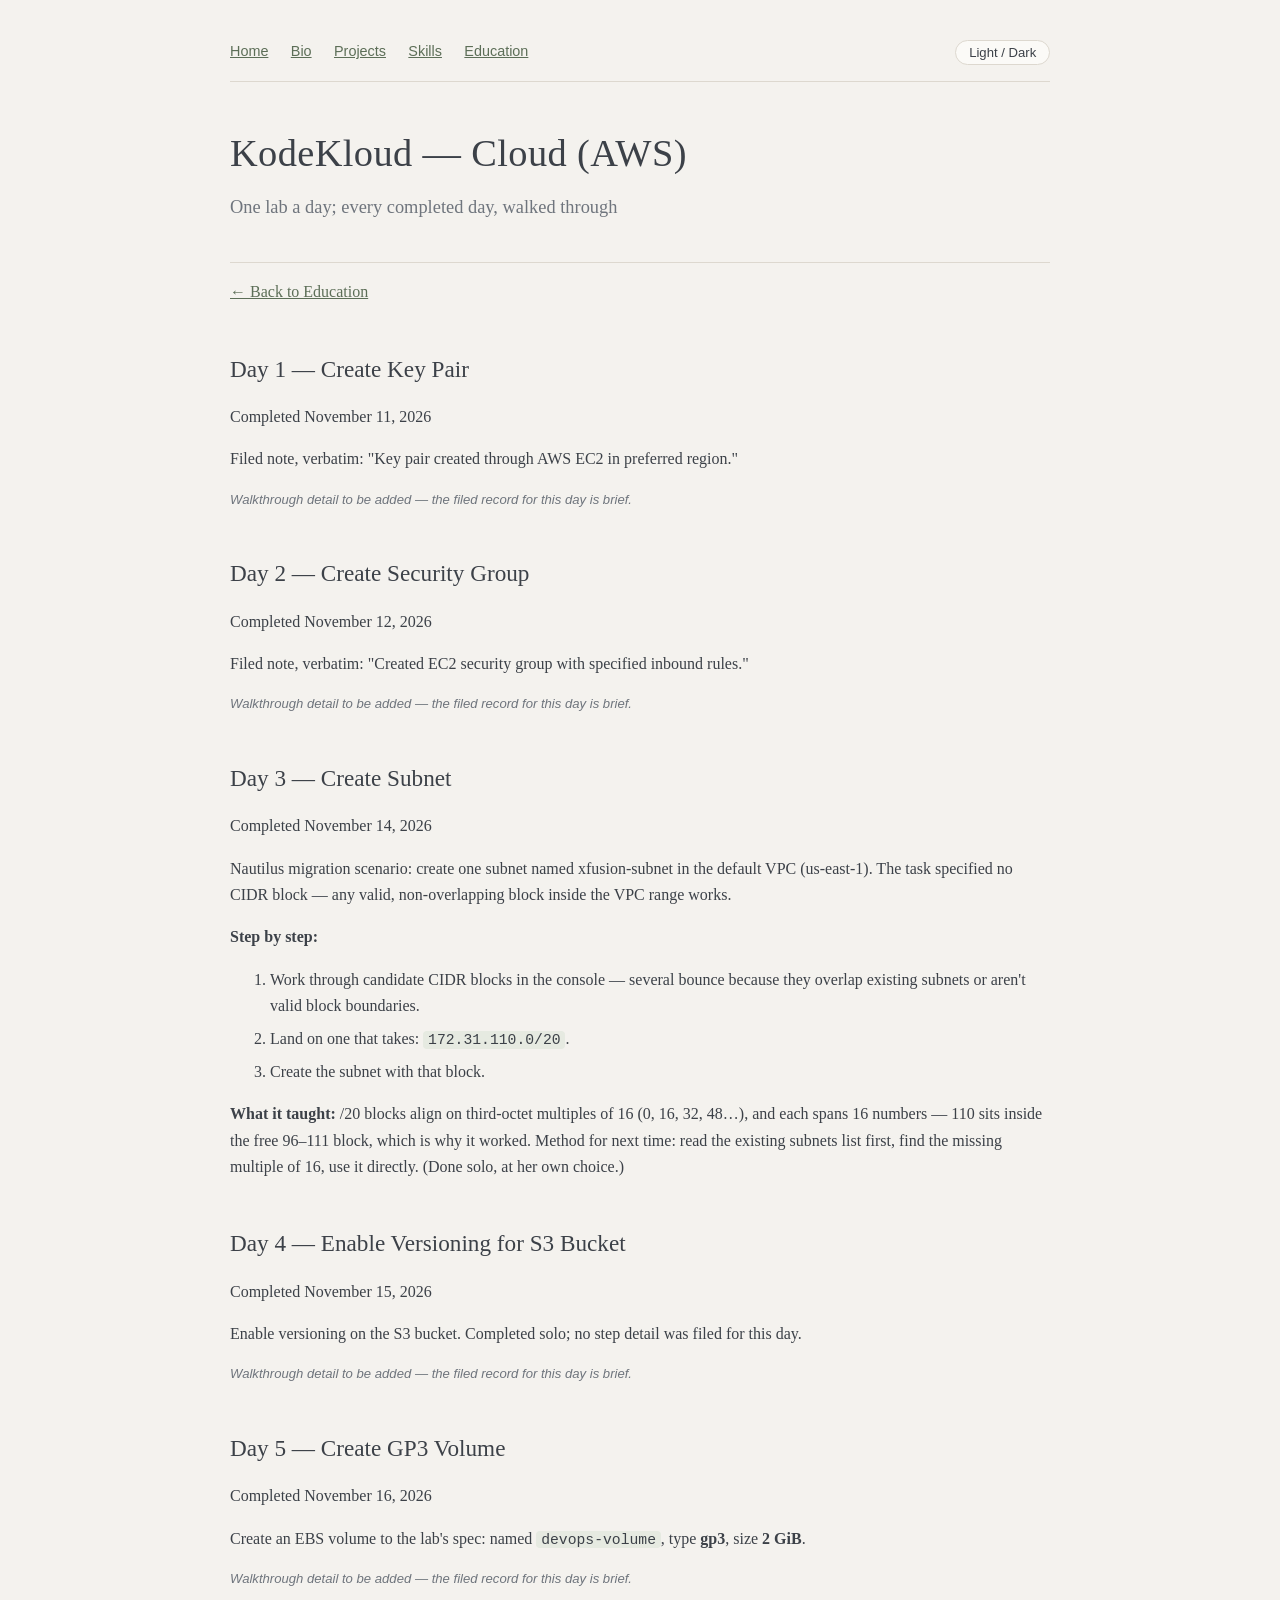
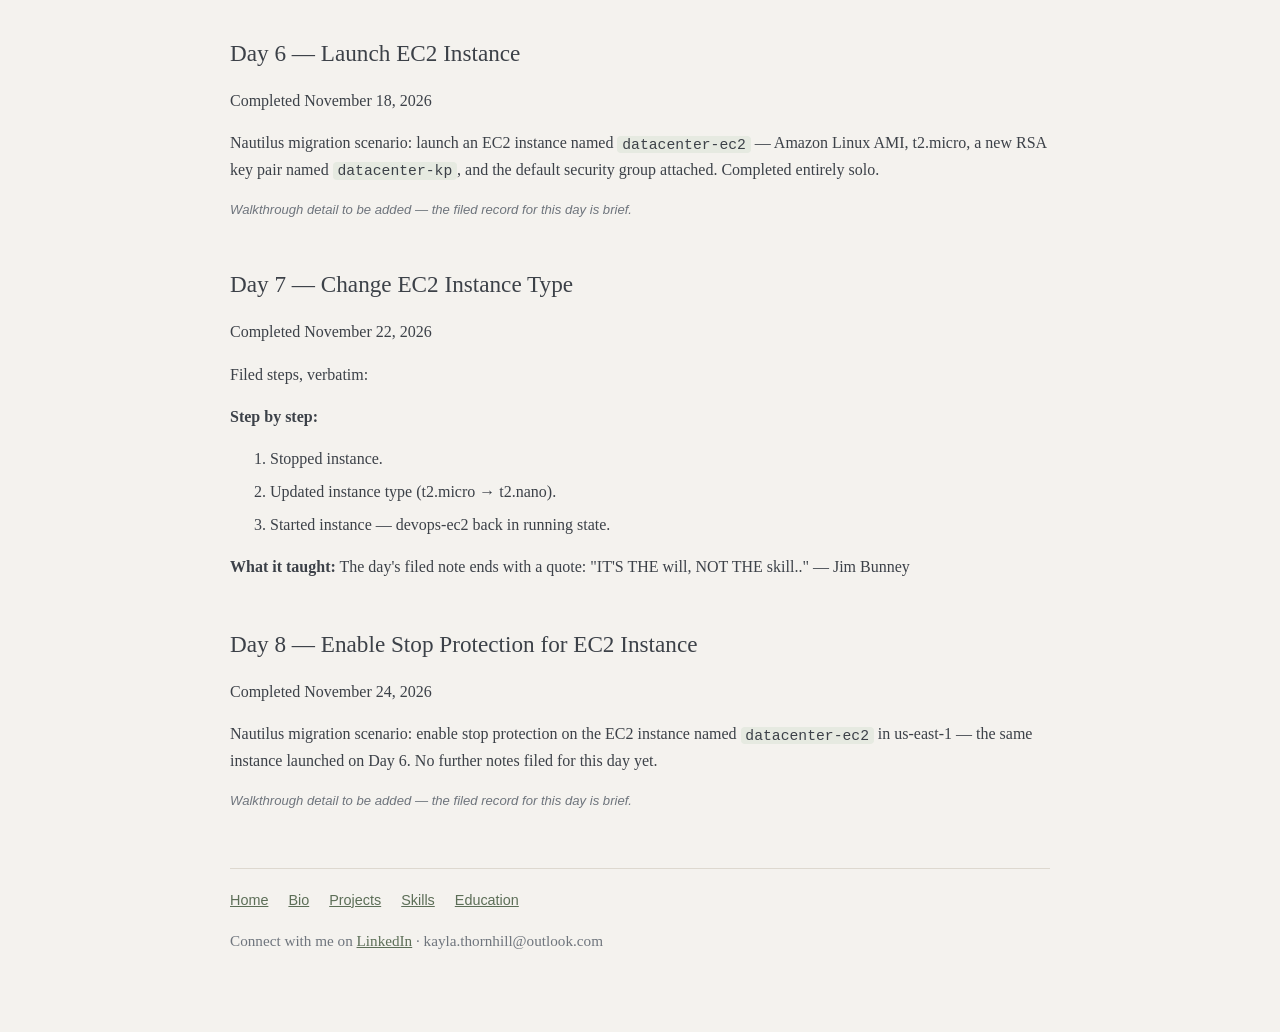
<file: kodekloud-aws.html>
<!DOCTYPE html>
<html lang="en">
<head>
<meta charset="UTF-8">
<meta name="viewport" content="width=device-width, initial-scale=1.0">
<title>KodeKloud — Cloud (AWS) — Kayla M. Thornhill</title>
<link rel="stylesheet" href="styles.css">
</head>
<body>
<div class="wrap">

<nav class="site-nav">
  <a href="index.html">Home</a>
  <a href="bio.html">Bio</a>
  <a href="projects.html">Projects</a>
  <a href="skills.html">Skills</a>
  <a href="education.html">Education</a>
  <button class="theme-toggle" type="button">Light / Dark</button>
</nav>

<header class="hero">
  <h1>KodeKloud — Cloud (AWS)</h1>
  <p class="tagline">One lab a day; every completed day, walked through</p>
</header>

<p><a href="education.html">&larr; Back to Education</a></p>

<h2 id="day-1">Day 1 — Create Key Pair</h2>
<p class="role-line">Completed November 11, 2026</p>
<p>Filed note, verbatim: "Key pair created through AWS EC2 in preferred region."</p>
<p class="slot-note">Walkthrough detail to be added — the filed record for this day is brief.</p>

<h2 id="day-2">Day 2 — Create Security Group</h2>
<p class="role-line">Completed November 12, 2026</p>
<p>Filed note, verbatim: "Created EC2 security group with specified inbound rules."</p>
<p class="slot-note">Walkthrough detail to be added — the filed record for this day is brief.</p>

<h2 id="day-3">Day 3 — Create Subnet</h2>
<p class="role-line">Completed November 14, 2026</p>
<p>Nautilus migration scenario: create one subnet named xfusion-subnet in the default VPC (us-east-1). The task specified no CIDR block — any valid, non-overlapping block inside the VPC range works.</p>
<p><strong>Step by step:</strong></p><ol>
<li>Work through candidate CIDR blocks in the console — several bounce because they overlap existing subnets or aren't valid block boundaries.</li>
<li>Land on one that takes: <code>172.31.110.0/20</code>.</li>
<li>Create the subnet with that block.</li>
</ol>
<p><strong>What it taught:</strong> /20 blocks align on third-octet multiples of 16 (0, 16, 32, 48…), and each spans 16 numbers — 110 sits inside the free 96–111 block, which is why it worked. Method for next time: read the existing subnets list first, find the missing multiple of 16, use it directly. (Done solo, at her own choice.)</p>

<h2 id="day-4">Day 4 — Enable Versioning for S3 Bucket</h2>
<p class="role-line">Completed November 15, 2026</p>
<p>Enable versioning on the S3 bucket. Completed solo; no step detail was filed for this day.</p>
<p class="slot-note">Walkthrough detail to be added — the filed record for this day is brief.</p>

<h2 id="day-5">Day 5 — Create GP3 Volume</h2>
<p class="role-line">Completed November 16, 2026</p>
<p>Create an EBS volume to the lab's spec: named <code>devops-volume</code>, type <strong>gp3</strong>, size <strong>2 GiB</strong>.</p>
<p class="slot-note">Walkthrough detail to be added — the filed record for this day is brief.</p>

<h2 id="day-6">Day 6 — Launch EC2 Instance</h2>
<p class="role-line">Completed November 18, 2026</p>
<p>Nautilus migration scenario: launch an EC2 instance named <code>datacenter-ec2</code> — Amazon Linux AMI, t2.micro, a new RSA key pair named <code>datacenter-kp</code>, and the default security group attached. Completed entirely solo.</p>
<p class="slot-note">Walkthrough detail to be added — the filed record for this day is brief.</p>

<h2 id="day-7">Day 7 — Change EC2 Instance Type</h2>
<p class="role-line">Completed November 22, 2026</p>
<p>Filed steps, verbatim:</p>
<p><strong>Step by step:</strong></p><ol>
<li>Stopped instance.</li>
<li>Updated instance type (t2.micro → t2.nano).</li>
<li>Started instance — devops-ec2 back in running state.</li>
</ol>
<p><strong>What it taught:</strong> The day's filed note ends with a quote: "IT'S THE will, NOT THE skill.." — Jim Bunney</p>

<h2 id="day-8">Day 8 — Enable Stop Protection for EC2 Instance</h2>
<p class="role-line">Completed November 24, 2026</p>
<p>Nautilus migration scenario: enable stop protection on the EC2 instance named <code>datacenter-ec2</code> in us-east-1 — the same instance launched on Day 6. No further notes filed for this day yet.</p>
<p class="slot-note">Walkthrough detail to be added — the filed record for this day is brief.</p>

<footer class="site-footer">
  <div class="footer-nav">
    <a href="index.html">Home</a>
    <a href="bio.html">Bio</a>
    <a href="projects.html">Projects</a>
    <a href="skills.html">Skills</a>
    <a href="education.html">Education</a>
  </div>
  <p>Connect with me on <a href="https://www.linkedin.com/in/kayla-thornhill">LinkedIn</a> ·
  kayla.thornhill@outlook.com</p>
</footer>
<script src="script.js"></script>

</div>
</body>
</html>
</file>
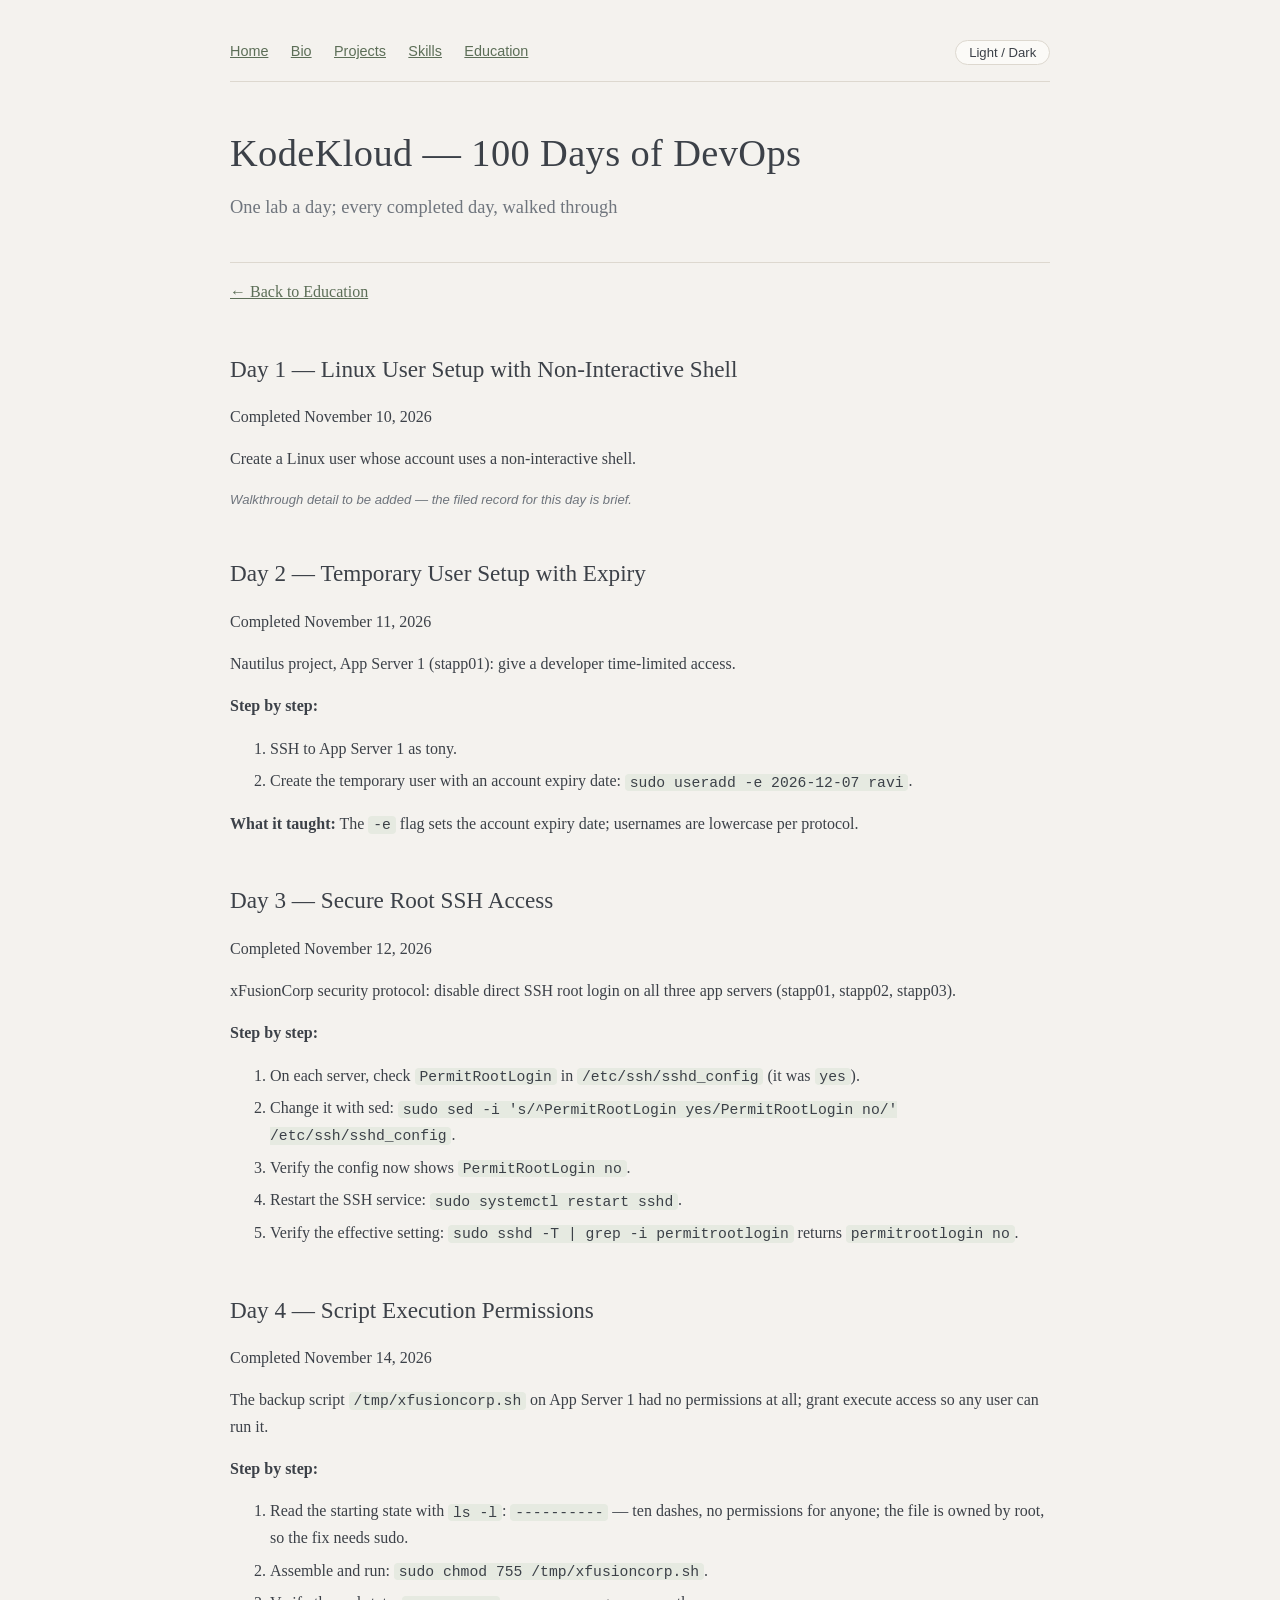
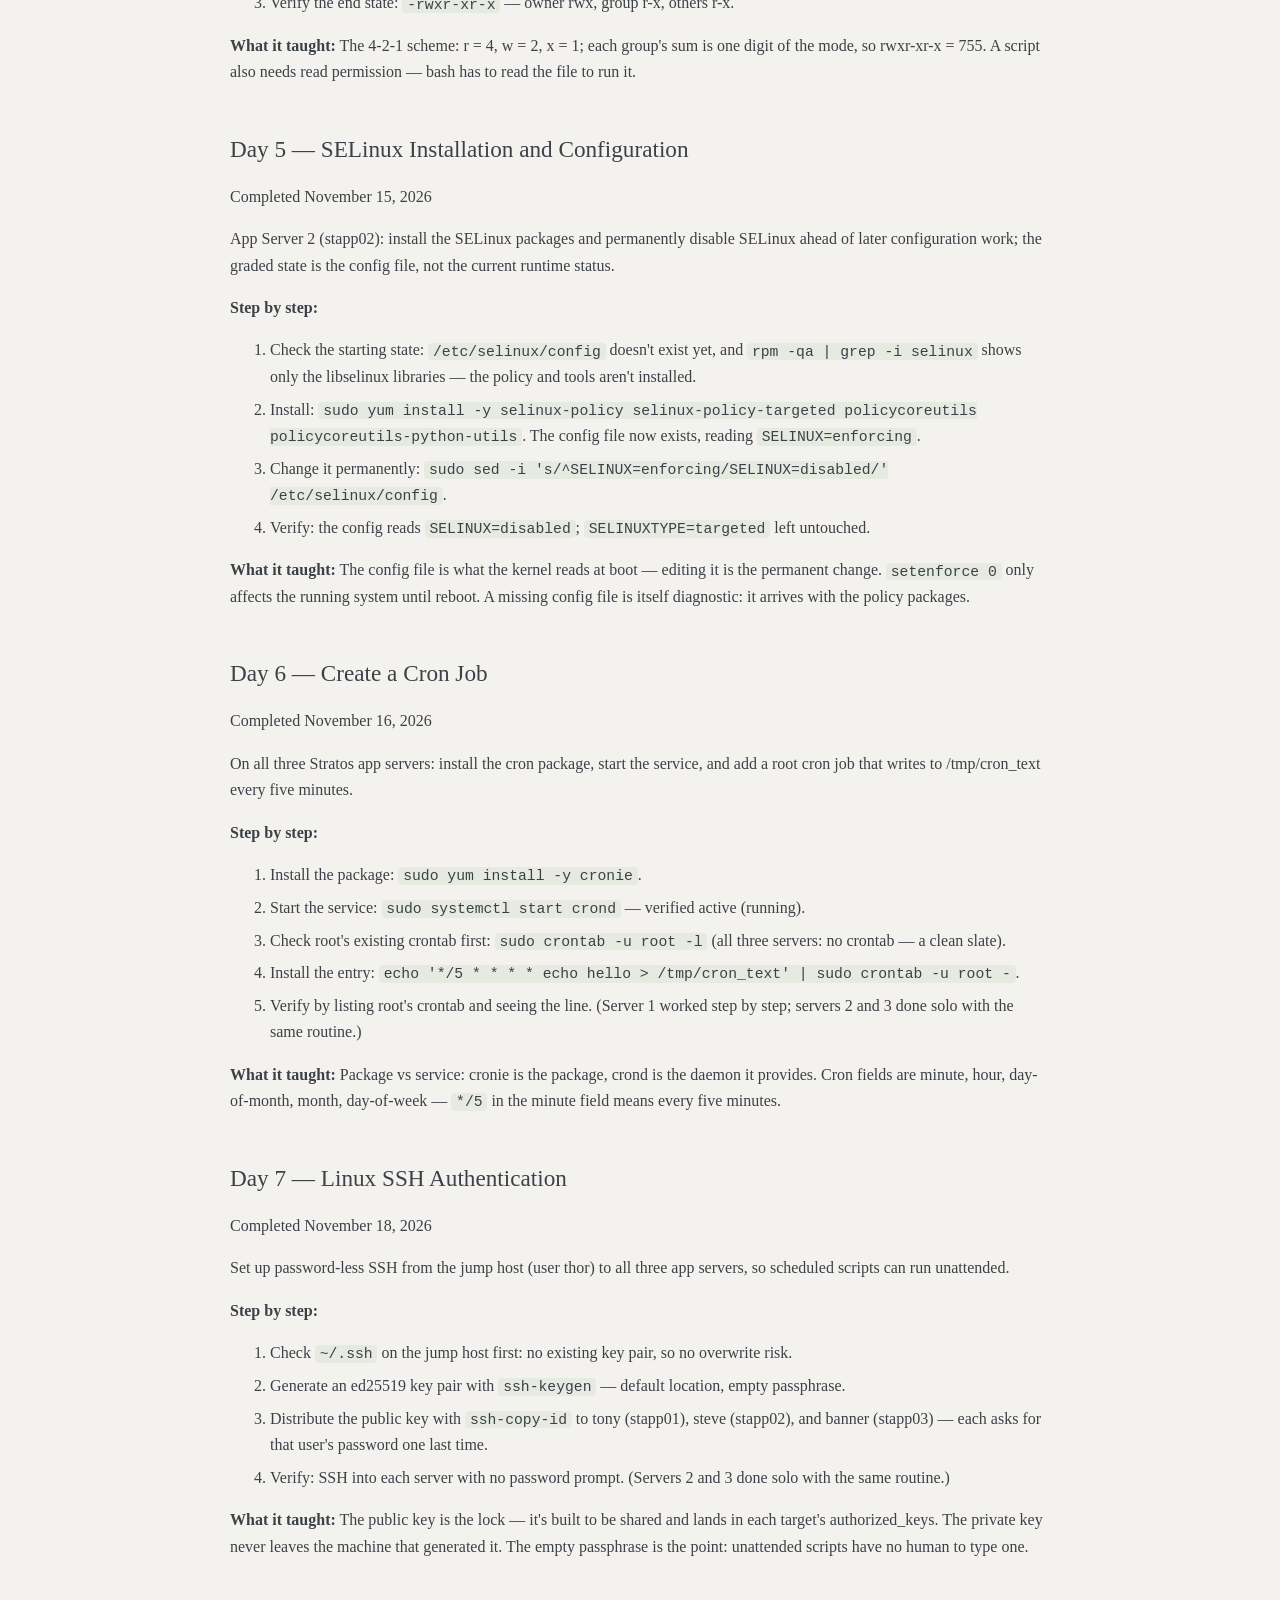
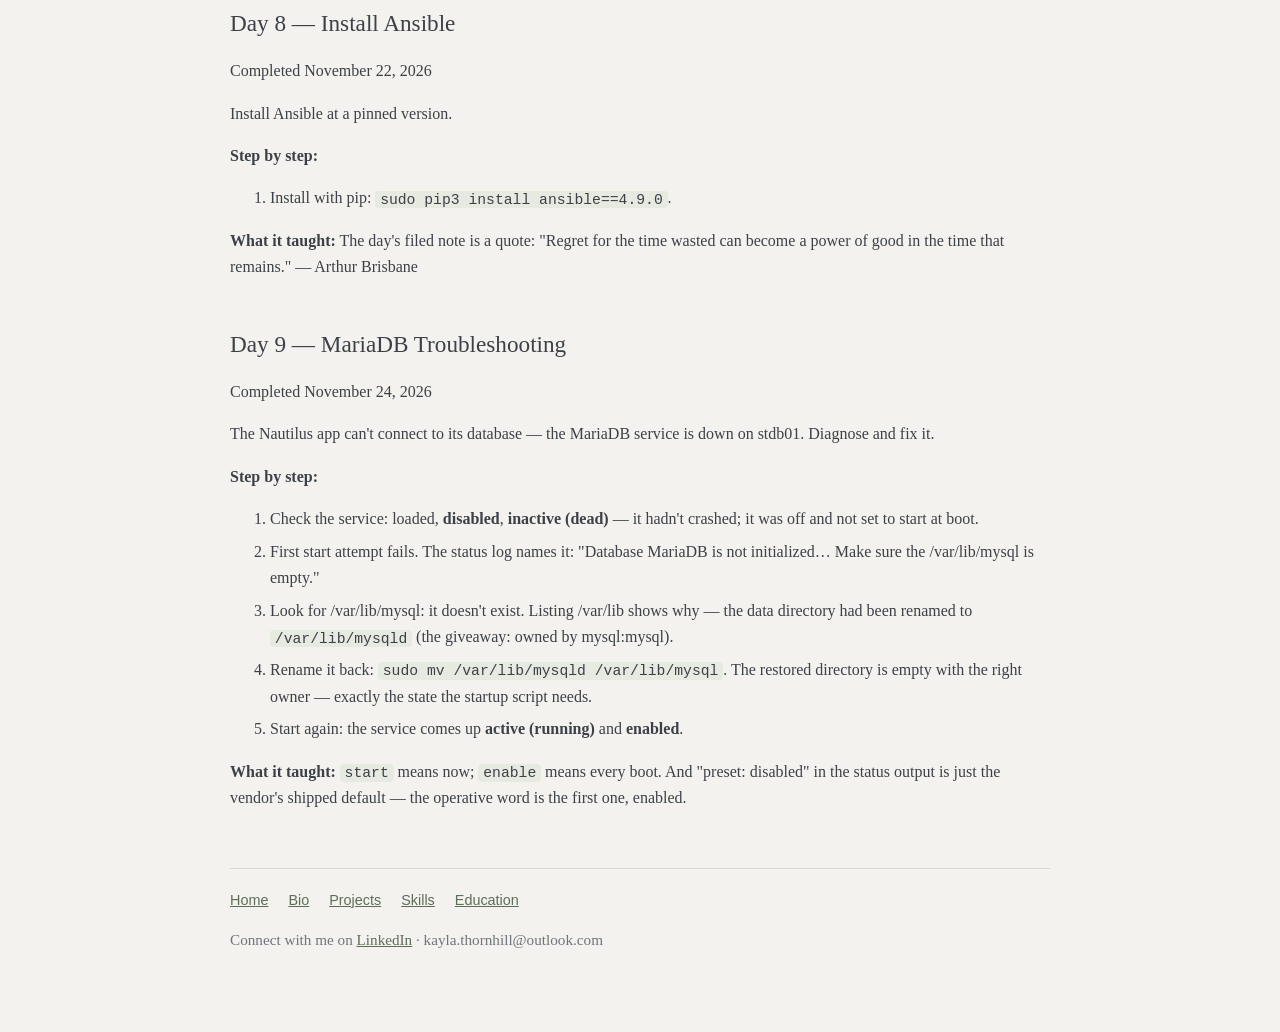
<file: kodekloud-devops.html>
<!DOCTYPE html>
<html lang="en">
<head>
<meta charset="UTF-8">
<meta name="viewport" content="width=device-width, initial-scale=1.0">
<title>KodeKloud — 100 Days of DevOps — Kayla M. Thornhill</title>
<link rel="stylesheet" href="styles.css">
</head>
<body>
<div class="wrap">

<nav class="site-nav">
  <a href="index.html">Home</a>
  <a href="bio.html">Bio</a>
  <a href="projects.html">Projects</a>
  <a href="skills.html">Skills</a>
  <a href="education.html">Education</a>
  <button class="theme-toggle" type="button">Light / Dark</button>
</nav>

<header class="hero">
  <h1>KodeKloud — 100 Days of DevOps</h1>
  <p class="tagline">One lab a day; every completed day, walked through</p>
</header>

<p><a href="education.html">&larr; Back to Education</a></p>

<h2 id="day-1">Day 1 — Linux User Setup with Non-Interactive Shell</h2>
<p class="role-line">Completed November 10, 2026</p>
<p>Create a Linux user whose account uses a non-interactive shell.</p>
<p class="slot-note">Walkthrough detail to be added — the filed record for this day is brief.</p>

<h2 id="day-2">Day 2 — Temporary User Setup with Expiry</h2>
<p class="role-line">Completed November 11, 2026</p>
<p>Nautilus project, App Server 1 (stapp01): give a developer time-limited access.</p>
<p><strong>Step by step:</strong></p><ol>
<li>SSH to App Server 1 as tony.</li>
<li>Create the temporary user with an account expiry date: <code>sudo useradd -e 2026-12-07 ravi</code>.</li>
</ol>
<p><strong>What it taught:</strong> The <code>-e</code> flag sets the account expiry date; usernames are lowercase per protocol.</p>

<h2 id="day-3">Day 3 — Secure Root SSH Access</h2>
<p class="role-line">Completed November 12, 2026</p>
<p>xFusionCorp security protocol: disable direct SSH root login on all three app servers (stapp01, stapp02, stapp03).</p>
<p><strong>Step by step:</strong></p><ol>
<li>On each server, check <code>PermitRootLogin</code> in <code>/etc/ssh/sshd_config</code> (it was <code>yes</code>).</li>
<li>Change it with sed: <code>sudo sed -i 's/^PermitRootLogin yes/PermitRootLogin no/' /etc/ssh/sshd_config</code>.</li>
<li>Verify the config now shows <code>PermitRootLogin no</code>.</li>
<li>Restart the SSH service: <code>sudo systemctl restart sshd</code>.</li>
<li>Verify the effective setting: <code>sudo sshd -T | grep -i permitrootlogin</code> returns <code>permitrootlogin no</code>.</li>
</ol>

<h2 id="day-4">Day 4 — Script Execution Permissions</h2>
<p class="role-line">Completed November 14, 2026</p>
<p>The backup script <code>/tmp/xfusioncorp.sh</code> on App Server 1 had no permissions at all; grant execute access so any user can run it.</p>
<p><strong>Step by step:</strong></p><ol>
<li>Read the starting state with <code>ls -l</code>: <code>----------</code> — ten dashes, no permissions for anyone; the file is owned by root, so the fix needs sudo.</li>
<li>Assemble and run: <code>sudo chmod 755 /tmp/xfusioncorp.sh</code>.</li>
<li>Verify the end state: <code>-rwxr-xr-x</code> — owner rwx, group r-x, others r-x.</li>
</ol>
<p><strong>What it taught:</strong> The 4-2-1 scheme: r = 4, w = 2, x = 1; each group's sum is one digit of the mode, so rwxr-xr-x = 755. A script also needs read permission — bash has to read the file to run it.</p>

<h2 id="day-5">Day 5 — SELinux Installation and Configuration</h2>
<p class="role-line">Completed November 15, 2026</p>
<p>App Server 2 (stapp02): install the SELinux packages and permanently disable SELinux ahead of later configuration work; the graded state is the config file, not the current runtime status.</p>
<p><strong>Step by step:</strong></p><ol>
<li>Check the starting state: <code>/etc/selinux/config</code> doesn't exist yet, and <code>rpm -qa | grep -i selinux</code> shows only the libselinux libraries — the policy and tools aren't installed.</li>
<li>Install: <code>sudo yum install -y selinux-policy selinux-policy-targeted policycoreutils policycoreutils-python-utils</code>. The config file now exists, reading <code>SELINUX=enforcing</code>.</li>
<li>Change it permanently: <code>sudo sed -i 's/^SELINUX=enforcing/SELINUX=disabled/' /etc/selinux/config</code>.</li>
<li>Verify: the config reads <code>SELINUX=disabled</code>; <code>SELINUXTYPE=targeted</code> left untouched.</li>
</ol>
<p><strong>What it taught:</strong> The config file is what the kernel reads at boot — editing it is the permanent change. <code>setenforce 0</code> only affects the running system until reboot. A missing config file is itself diagnostic: it arrives with the policy packages.</p>

<h2 id="day-6">Day 6 — Create a Cron Job</h2>
<p class="role-line">Completed November 16, 2026</p>
<p>On all three Stratos app servers: install the cron package, start the service, and add a root cron job that writes to /tmp/cron_text every five minutes.</p>
<p><strong>Step by step:</strong></p><ol>
<li>Install the package: <code>sudo yum install -y cronie</code>.</li>
<li>Start the service: <code>sudo systemctl start crond</code> — verified active (running).</li>
<li>Check root's existing crontab first: <code>sudo crontab -u root -l</code> (all three servers: no crontab — a clean slate).</li>
<li>Install the entry: <code>echo '*/5 * * * * echo hello &gt; /tmp/cron_text' | sudo crontab -u root -</code>.</li>
<li>Verify by listing root's crontab and seeing the line. (Server 1 worked step by step; servers 2 and 3 done solo with the same routine.)</li>
</ol>
<p><strong>What it taught:</strong> Package vs service: cronie is the package, crond is the daemon it provides. Cron fields are minute, hour, day-of-month, month, day-of-week — <code>*/5</code> in the minute field means every five minutes.</p>

<h2 id="day-7">Day 7 — Linux SSH Authentication</h2>
<p class="role-line">Completed November 18, 2026</p>
<p>Set up password-less SSH from the jump host (user thor) to all three app servers, so scheduled scripts can run unattended.</p>
<p><strong>Step by step:</strong></p><ol>
<li>Check <code>~/.ssh</code> on the jump host first: no existing key pair, so no overwrite risk.</li>
<li>Generate an ed25519 key pair with <code>ssh-keygen</code> — default location, empty passphrase.</li>
<li>Distribute the public key with <code>ssh-copy-id</code> to tony (stapp01), steve (stapp02), and banner (stapp03) — each asks for that user's password one last time.</li>
<li>Verify: SSH into each server with no password prompt. (Servers 2 and 3 done solo with the same routine.)</li>
</ol>
<p><strong>What it taught:</strong> The public key is the lock — it's built to be shared and lands in each target's authorized_keys. The private key never leaves the machine that generated it. The empty passphrase is the point: unattended scripts have no human to type one.</p>

<h2 id="day-8">Day 8 — Install Ansible</h2>
<p class="role-line">Completed November 22, 2026</p>
<p>Install Ansible at a pinned version.</p>
<p><strong>Step by step:</strong></p><ol>
<li>Install with pip: <code>sudo pip3 install ansible==4.9.0</code>.</li>
</ol>
<p><strong>What it taught:</strong> The day's filed note is a quote: "Regret for the time wasted can become a power of good in the time that remains." — Arthur Brisbane</p>

<h2 id="day-9">Day 9 — MariaDB Troubleshooting</h2>
<p class="role-line">Completed November 24, 2026</p>
<p>The Nautilus app can't connect to its database — the MariaDB service is down on stdb01. Diagnose and fix it.</p>
<p><strong>Step by step:</strong></p><ol>
<li>Check the service: loaded, <strong>disabled</strong>, <strong>inactive (dead)</strong> — it hadn't crashed; it was off and not set to start at boot.</li>
<li>First start attempt fails. The status log names it: "Database MariaDB is not initialized… Make sure the /var/lib/mysql is empty."</li>
<li>Look for /var/lib/mysql: it doesn't exist. Listing /var/lib shows why — the data directory had been renamed to <code>/var/lib/mysqld</code> (the giveaway: owned by mysql:mysql).</li>
<li>Rename it back: <code>sudo mv /var/lib/mysqld /var/lib/mysql</code>. The restored directory is empty with the right owner — exactly the state the startup script needs.</li>
<li>Start again: the service comes up <strong>active (running)</strong> and <strong>enabled</strong>.</li>
</ol>
<p><strong>What it taught:</strong> <code>start</code> means now; <code>enable</code> means every boot. And "preset: disabled" in the status output is just the vendor's shipped default — the operative word is the first one, enabled.</p>

<footer class="site-footer">
  <div class="footer-nav">
    <a href="index.html">Home</a>
    <a href="bio.html">Bio</a>
    <a href="projects.html">Projects</a>
    <a href="skills.html">Skills</a>
    <a href="education.html">Education</a>
  </div>
  <p>Connect with me on <a href="https://www.linkedin.com/in/kayla-thornhill">LinkedIn</a> ·
  kayla.thornhill@outlook.com</p>
</footer>
<script src="script.js"></script>

</div>
</body>
</html>
</file>
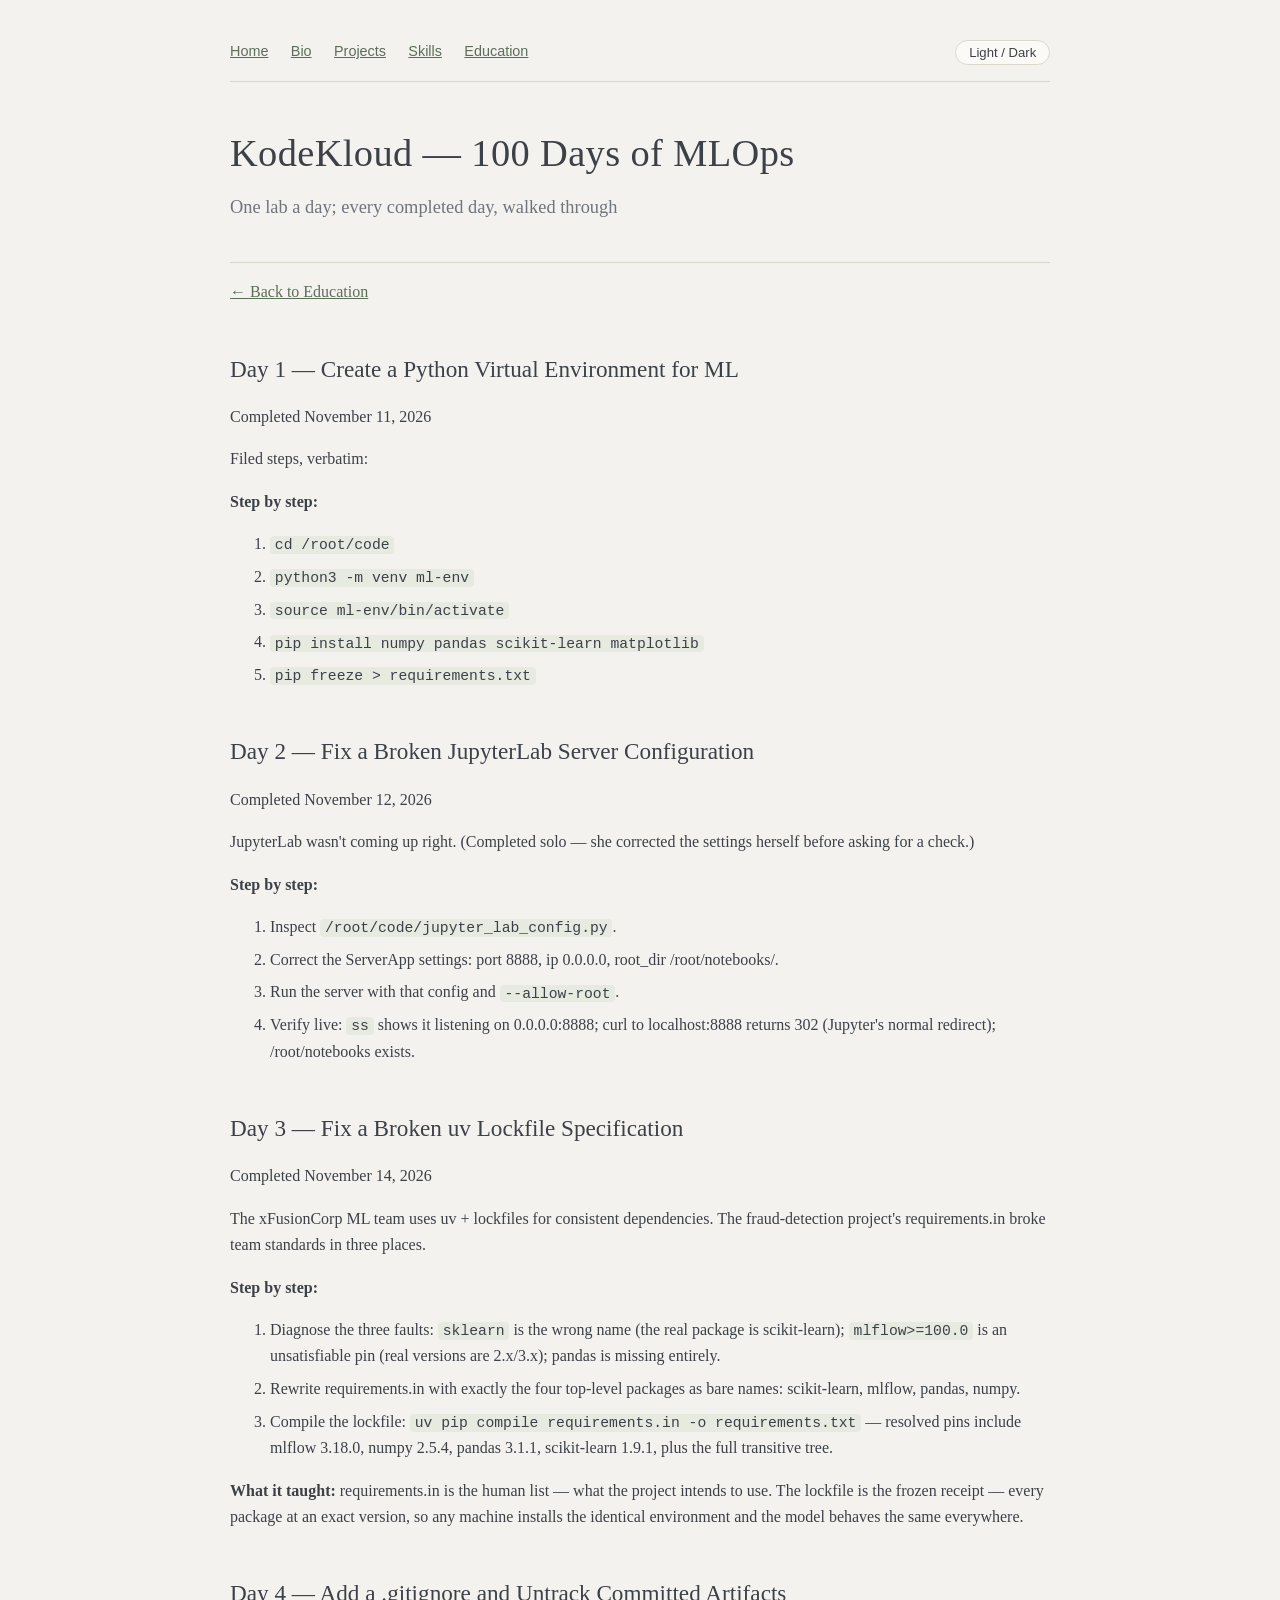
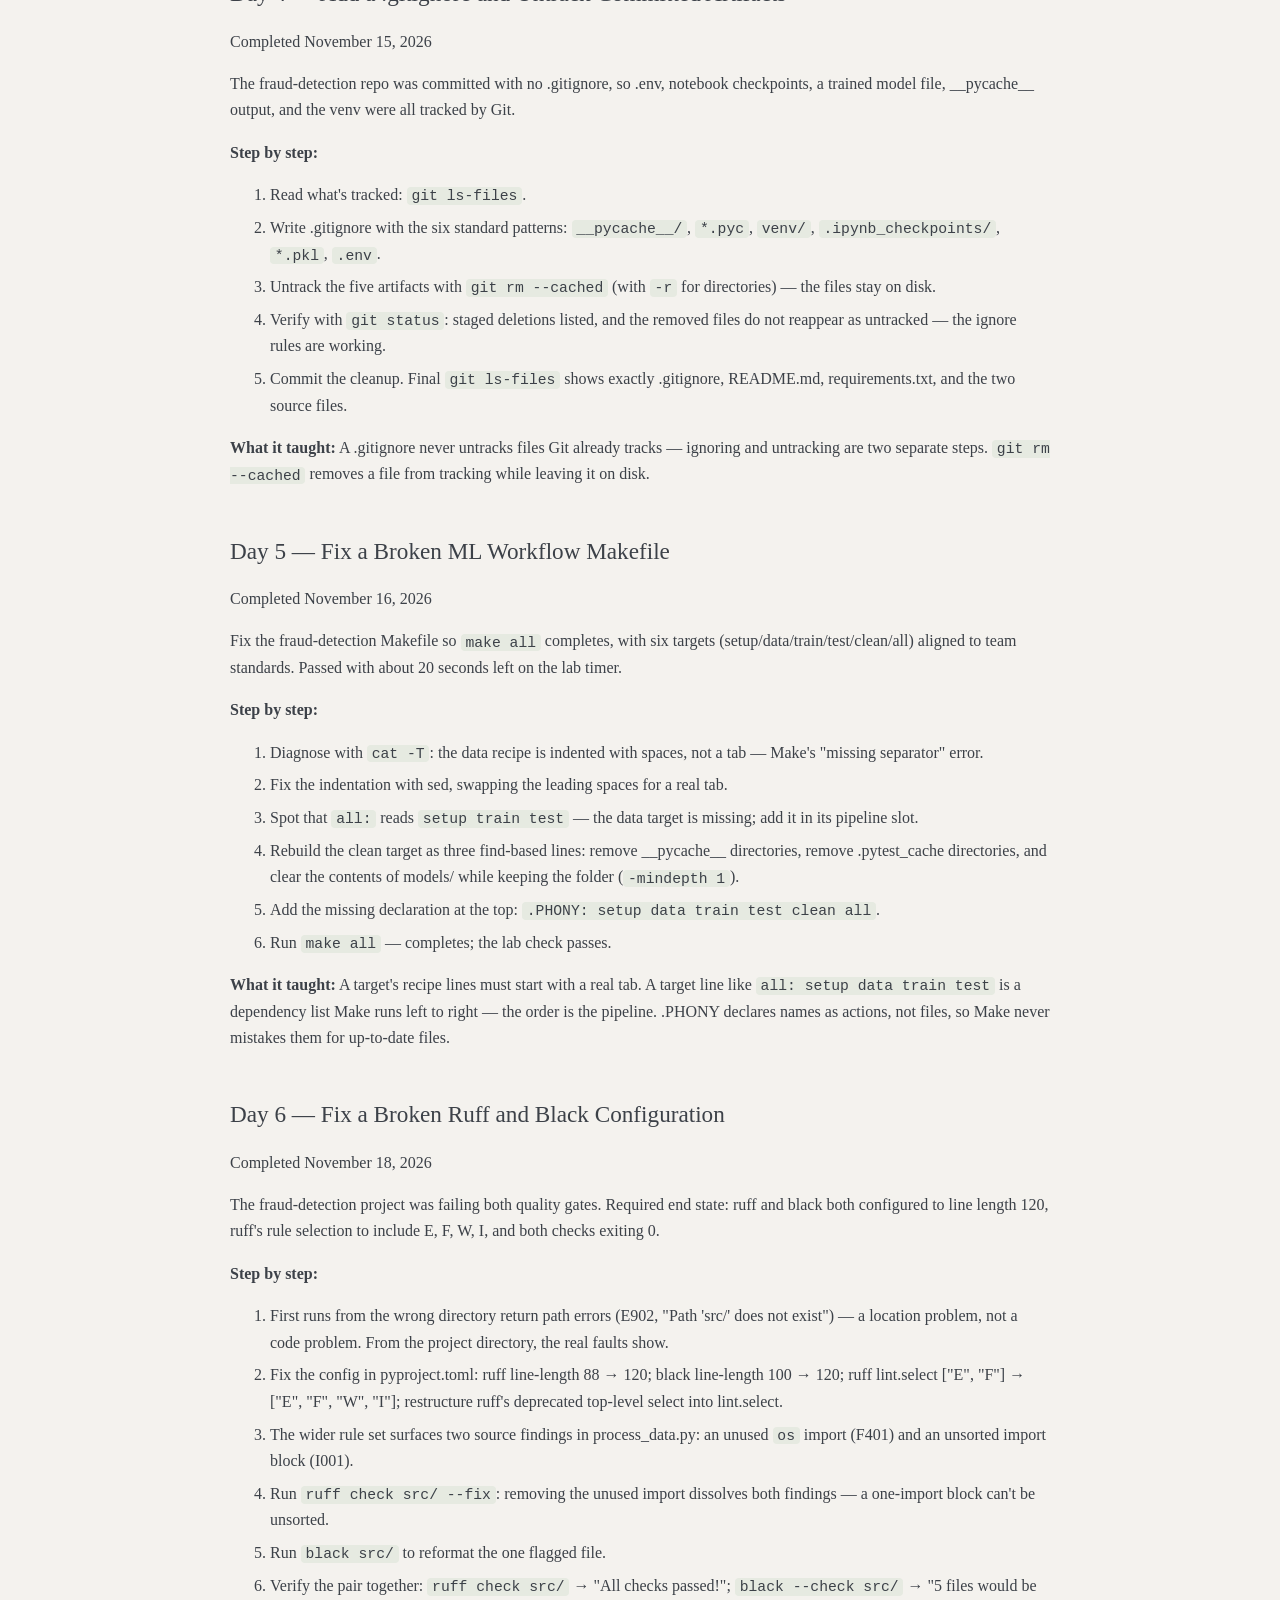
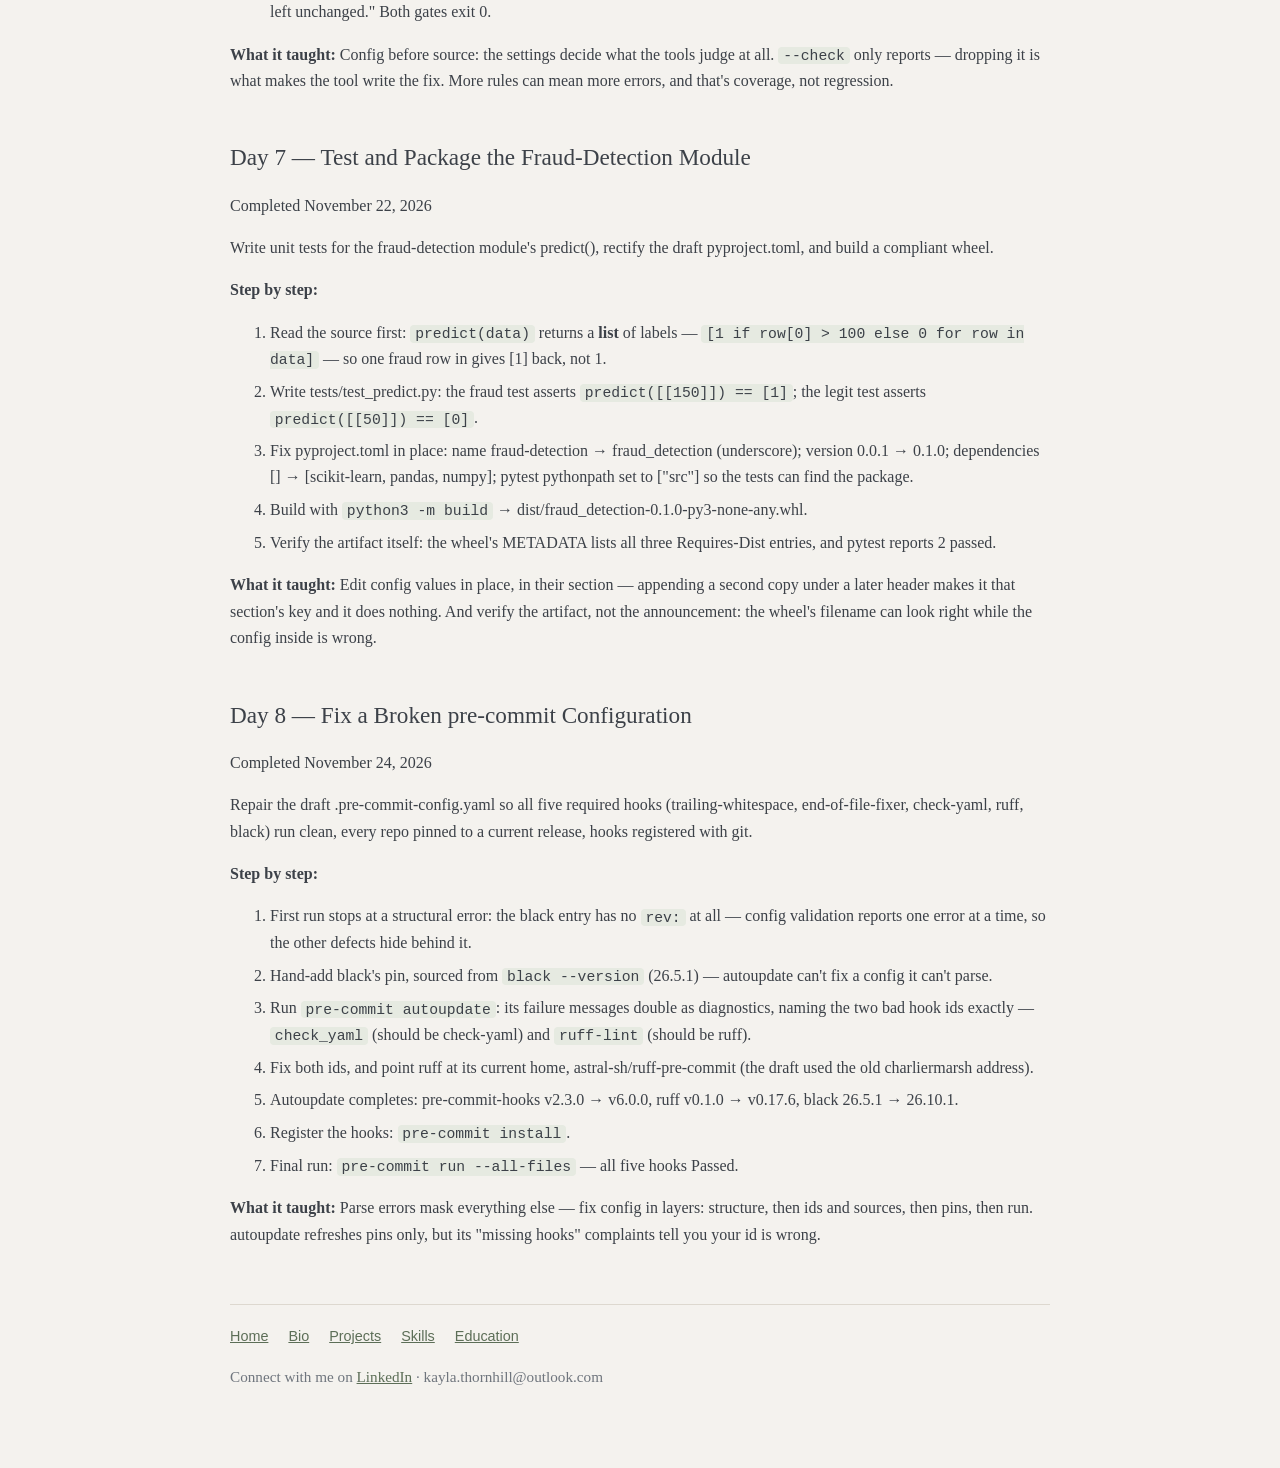
<file: kodekloud-mlops.html>
<!DOCTYPE html>
<html lang="en">
<head>
<meta charset="UTF-8">
<meta name="viewport" content="width=device-width, initial-scale=1.0">
<title>KodeKloud — 100 Days of MLOps — Kayla M. Thornhill</title>
<link rel="stylesheet" href="styles.css">
</head>
<body>
<div class="wrap">

<nav class="site-nav">
  <a href="index.html">Home</a>
  <a href="bio.html">Bio</a>
  <a href="projects.html">Projects</a>
  <a href="skills.html">Skills</a>
  <a href="education.html">Education</a>
  <button class="theme-toggle" type="button">Light / Dark</button>
</nav>

<header class="hero">
  <h1>KodeKloud — 100 Days of MLOps</h1>
  <p class="tagline">One lab a day; every completed day, walked through</p>
</header>

<p><a href="education.html">&larr; Back to Education</a></p>

<h2 id="day-1">Day 1 — Create a Python Virtual Environment for ML</h2>
<p class="role-line">Completed November 11, 2026</p>
<p>Filed steps, verbatim:</p>
<p><strong>Step by step:</strong></p><ol>
<li><code>cd /root/code</code></li>
<li><code>python3 -m venv ml-env</code></li>
<li><code>source ml-env/bin/activate</code></li>
<li><code>pip install numpy pandas scikit-learn matplotlib</code></li>
<li><code>pip freeze &gt; requirements.txt</code></li>
</ol>

<h2 id="day-2">Day 2 — Fix a Broken JupyterLab Server Configuration</h2>
<p class="role-line">Completed November 12, 2026</p>
<p>JupyterLab wasn't coming up right. (Completed solo — she corrected the settings herself before asking for a check.)</p>
<p><strong>Step by step:</strong></p><ol>
<li>Inspect <code>/root/code/jupyter_lab_config.py</code>.</li>
<li>Correct the ServerApp settings: port 8888, ip 0.0.0.0, root_dir /root/notebooks/.</li>
<li>Run the server with that config and <code>--allow-root</code>.</li>
<li>Verify live: <code>ss</code> shows it listening on 0.0.0.0:8888; curl to localhost:8888 returns 302 (Jupyter's normal redirect); /root/notebooks exists.</li>
</ol>

<h2 id="day-3">Day 3 — Fix a Broken uv Lockfile Specification</h2>
<p class="role-line">Completed November 14, 2026</p>
<p>The xFusionCorp ML team uses uv + lockfiles for consistent dependencies. The fraud-detection project's requirements.in broke team standards in three places.</p>
<p><strong>Step by step:</strong></p><ol>
<li>Diagnose the three faults: <code>sklearn</code> is the wrong name (the real package is scikit-learn); <code>mlflow&gt;=100.0</code> is an unsatisfiable pin (real versions are 2.x/3.x); pandas is missing entirely.</li>
<li>Rewrite requirements.in with exactly the four top-level packages as bare names: scikit-learn, mlflow, pandas, numpy.</li>
<li>Compile the lockfile: <code>uv pip compile requirements.in -o requirements.txt</code> — resolved pins include mlflow 3.18.0, numpy 2.5.4, pandas 3.1.1, scikit-learn 1.9.1, plus the full transitive tree.</li>
</ol>
<p><strong>What it taught:</strong> requirements.in is the human list — what the project intends to use. The lockfile is the frozen receipt — every package at an exact version, so any machine installs the identical environment and the model behaves the same everywhere.</p>

<h2 id="day-4">Day 4 — Add a .gitignore and Untrack Committed Artifacts</h2>
<p class="role-line">Completed November 15, 2026</p>
<p>The fraud-detection repo was committed with no .gitignore, so .env, notebook checkpoints, a trained model file, __pycache__ output, and the venv were all tracked by Git.</p>
<p><strong>Step by step:</strong></p><ol>
<li>Read what's tracked: <code>git ls-files</code>.</li>
<li>Write .gitignore with the six standard patterns: <code>__pycache__/</code>, <code>*.pyc</code>, <code>venv/</code>, <code>.ipynb_checkpoints/</code>, <code>*.pkl</code>, <code>.env</code>.</li>
<li>Untrack the five artifacts with <code>git rm --cached</code> (with <code>-r</code> for directories) — the files stay on disk.</li>
<li>Verify with <code>git status</code>: staged deletions listed, and the removed files do not reappear as untracked — the ignore rules are working.</li>
<li>Commit the cleanup. Final <code>git ls-files</code> shows exactly .gitignore, README.md, requirements.txt, and the two source files.</li>
</ol>
<p><strong>What it taught:</strong> A .gitignore never untracks files Git already tracks — ignoring and untracking are two separate steps. <code>git rm --cached</code> removes a file from tracking while leaving it on disk.</p>

<h2 id="day-5">Day 5 — Fix a Broken ML Workflow Makefile</h2>
<p class="role-line">Completed November 16, 2026</p>
<p>Fix the fraud-detection Makefile so <code>make all</code> completes, with six targets (setup/data/train/test/clean/all) aligned to team standards. Passed with about 20 seconds left on the lab timer.</p>
<p><strong>Step by step:</strong></p><ol>
<li>Diagnose with <code>cat -T</code>: the data recipe is indented with spaces, not a tab — Make's "missing separator" error.</li>
<li>Fix the indentation with sed, swapping the leading spaces for a real tab.</li>
<li>Spot that <code>all:</code> reads <code>setup train test</code> — the data target is missing; add it in its pipeline slot.</li>
<li>Rebuild the clean target as three find-based lines: remove __pycache__ directories, remove .pytest_cache directories, and clear the contents of models/ while keeping the folder (<code>-mindepth 1</code>).</li>
<li>Add the missing declaration at the top: <code>.PHONY: setup data train test clean all</code>.</li>
<li>Run <code>make all</code> — completes; the lab check passes.</li>
</ol>
<p><strong>What it taught:</strong> A target's recipe lines must start with a real tab. A target line like <code>all: setup data train test</code> is a dependency list Make runs left to right — the order is the pipeline. .PHONY declares names as actions, not files, so Make never mistakes them for up-to-date files.</p>

<h2 id="day-6">Day 6 — Fix a Broken Ruff and Black Configuration</h2>
<p class="role-line">Completed November 18, 2026</p>
<p>The fraud-detection project was failing both quality gates. Required end state: ruff and black both configured to line length 120, ruff's rule selection to include E, F, W, I, and both checks exiting 0.</p>
<p><strong>Step by step:</strong></p><ol>
<li>First runs from the wrong directory return path errors (E902, "Path 'src/' does not exist") — a location problem, not a code problem. From the project directory, the real faults show.</li>
<li>Fix the config in pyproject.toml: ruff line-length 88 → 120; black line-length 100 → 120; ruff lint.select ["E", "F"] → ["E", "F", "W", "I"]; restructure ruff's deprecated top-level select into lint.select.</li>
<li>The wider rule set surfaces two source findings in process_data.py: an unused <code>os</code> import (F401) and an unsorted import block (I001).</li>
<li>Run <code>ruff check src/ --fix</code>: removing the unused import dissolves both findings — a one-import block can't be unsorted.</li>
<li>Run <code>black src/</code> to reformat the one flagged file.</li>
<li>Verify the pair together: <code>ruff check src/</code> → "All checks passed!"; <code>black --check src/</code> → "5 files would be left unchanged." Both gates exit 0.</li>
</ol>
<p><strong>What it taught:</strong> Config before source: the settings decide what the tools judge at all. <code>--check</code> only reports — dropping it is what makes the tool write the fix. More rules can mean more errors, and that's coverage, not regression.</p>

<h2 id="day-7">Day 7 — Test and Package the Fraud-Detection Module</h2>
<p class="role-line">Completed November 22, 2026</p>
<p>Write unit tests for the fraud-detection module's predict(), rectify the draft pyproject.toml, and build a compliant wheel.</p>
<p><strong>Step by step:</strong></p><ol>
<li>Read the source first: <code>predict(data)</code> returns a <strong>list</strong> of labels — <code>[1 if row[0] &gt; 100 else 0 for row in data]</code> — so one fraud row in gives [1] back, not 1.</li>
<li>Write tests/test_predict.py: the fraud test asserts <code>predict([[150]]) == [1]</code>; the legit test asserts <code>predict([[50]]) == [0]</code>.</li>
<li>Fix pyproject.toml in place: name fraud-detection → fraud_detection (underscore); version 0.0.1 → 0.1.0; dependencies [] → [scikit-learn, pandas, numpy]; pytest pythonpath set to ["src"] so the tests can find the package.</li>
<li>Build with <code>python3 -m build</code> → dist/fraud_detection-0.1.0-py3-none-any.whl.</li>
<li>Verify the artifact itself: the wheel's METADATA lists all three Requires-Dist entries, and pytest reports 2 passed.</li>
</ol>
<p><strong>What it taught:</strong> Edit config values in place, in their section — appending a second copy under a later header makes it that section's key and it does nothing. And verify the artifact, not the announcement: the wheel's filename can look right while the config inside is wrong.</p>

<h2 id="day-8">Day 8 — Fix a Broken pre-commit Configuration</h2>
<p class="role-line">Completed November 24, 2026</p>
<p>Repair the draft .pre-commit-config.yaml so all five required hooks (trailing-whitespace, end-of-file-fixer, check-yaml, ruff, black) run clean, every repo pinned to a current release, hooks registered with git.</p>
<p><strong>Step by step:</strong></p><ol>
<li>First run stops at a structural error: the black entry has no <code>rev:</code> at all — config validation reports one error at a time, so the other defects hide behind it.</li>
<li>Hand-add black's pin, sourced from <code>black --version</code> (26.5.1) — autoupdate can't fix a config it can't parse.</li>
<li>Run <code>pre-commit autoupdate</code>: its failure messages double as diagnostics, naming the two bad hook ids exactly — <code>check_yaml</code> (should be check-yaml) and <code>ruff-lint</code> (should be ruff).</li>
<li>Fix both ids, and point ruff at its current home, astral-sh/ruff-pre-commit (the draft used the old charliermarsh address).</li>
<li>Autoupdate completes: pre-commit-hooks v2.3.0 → v6.0.0, ruff v0.1.0 → v0.17.6, black 26.5.1 → 26.10.1.</li>
<li>Register the hooks: <code>pre-commit install</code>.</li>
<li>Final run: <code>pre-commit run --all-files</code> — all five hooks Passed.</li>
</ol>
<p><strong>What it taught:</strong> Parse errors mask everything else — fix config in layers: structure, then ids and sources, then pins, then run. autoupdate refreshes pins only, but its "missing hooks" complaints tell you your id is wrong.</p>

<footer class="site-footer">
  <div class="footer-nav">
    <a href="index.html">Home</a>
    <a href="bio.html">Bio</a>
    <a href="projects.html">Projects</a>
    <a href="skills.html">Skills</a>
    <a href="education.html">Education</a>
  </div>
  <p>Connect with me on <a href="https://www.linkedin.com/in/kayla-thornhill">LinkedIn</a> ·
  kayla.thornhill@outlook.com</p>
</footer>
<script src="script.js"></script>

</div>
</body>
</html>
</file>
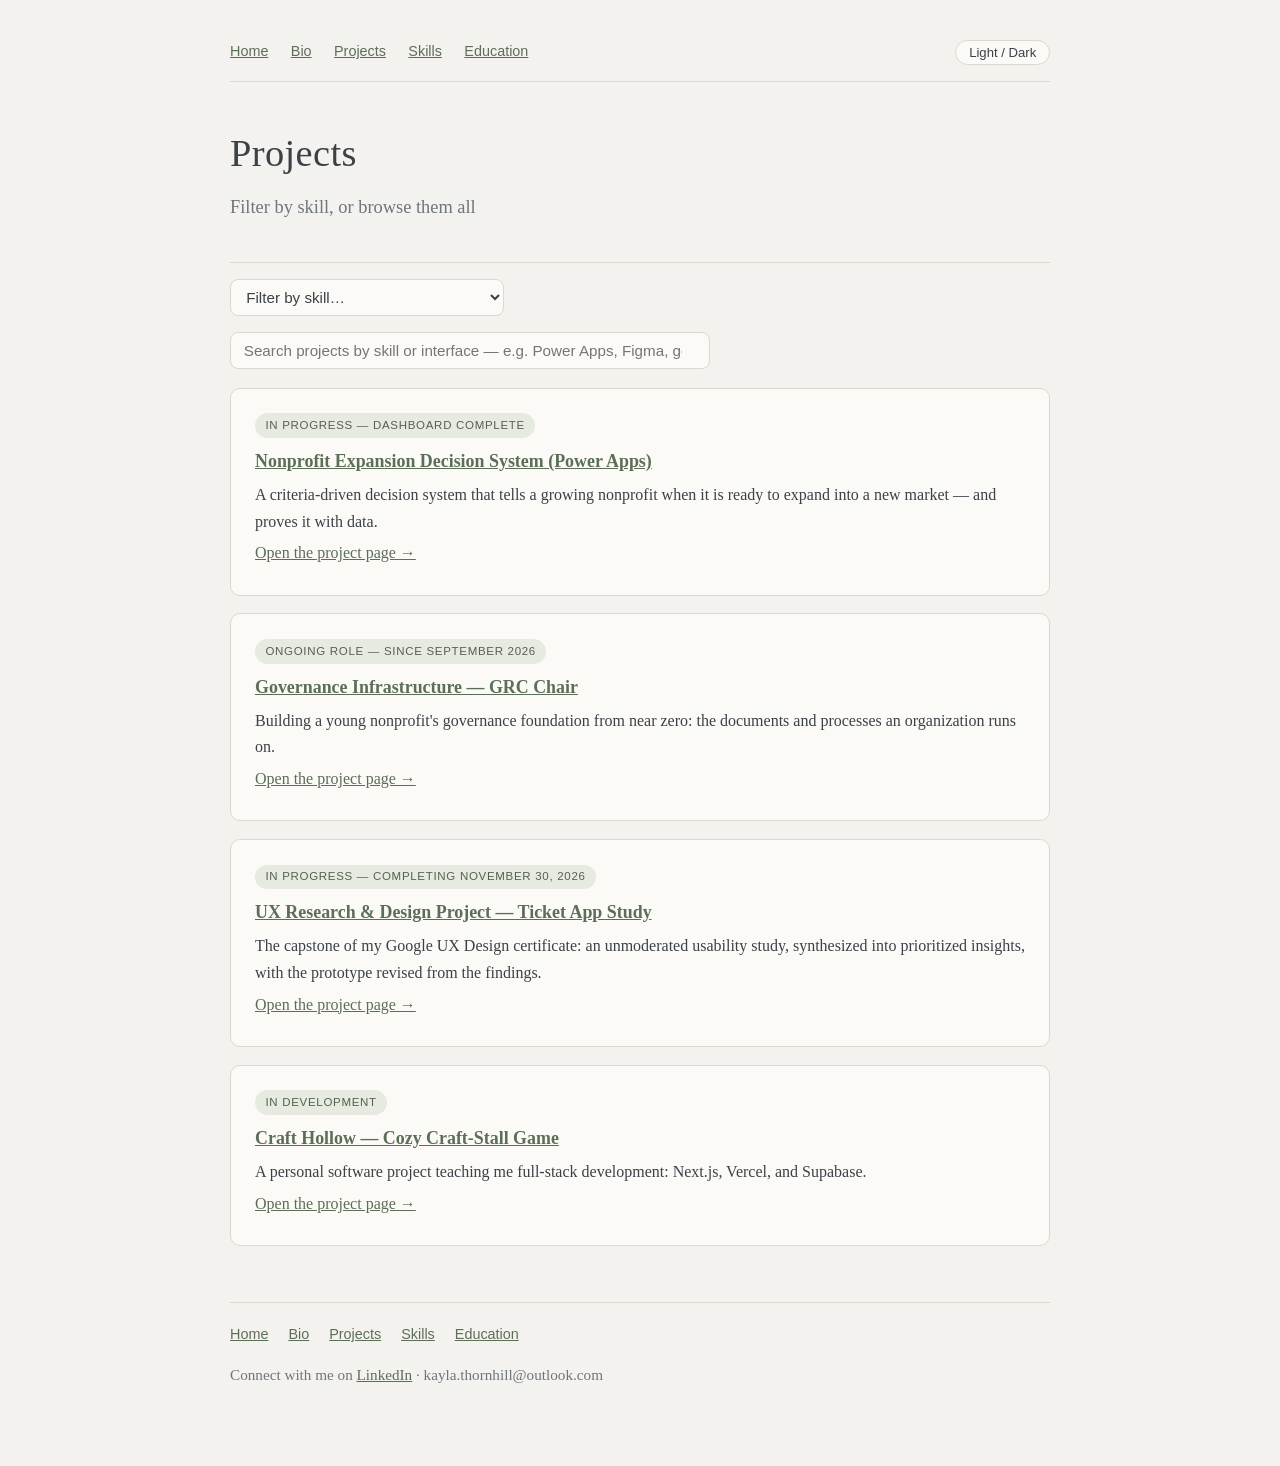
<file: projects.html>
<!DOCTYPE html>
<html lang="en">
<head>
<meta charset="UTF-8">
<meta name="viewport" content="width=device-width, initial-scale=1.0">
<title>Projects — Kayla M. Thornhill</title>
<link rel="stylesheet" href="styles.css">
</head>
<body>
<div class="wrap">

<nav class="site-nav">
  <a href="index.html">Home</a>
  <a href="bio.html">Bio</a>
  <a href="projects.html">Projects</a>
  <a href="skills.html">Skills</a>
  <a href="education.html">Education</a>
  <button class="theme-toggle" type="button">Light / Dark</button>
</nav>

<header class="hero">
  <h1>Projects</h1>
  <p class="tagline">Filter by skill, or browse them all</p>
</header>

<p>
  <select id="skill-jump" class="skill-select" aria-label="Filter projects by skill">
    <option value="">Filter by skill…</option>
  </select>
</p>

<div class="search-box">
  <input type="search" id="project-search" placeholder="Search projects by skill or interface — e.g. Power Apps, Figma, governance" aria-label="Search projects by skill or interface">
</div>

<div class="card" data-tags="power apps sharepoint lists governance grc criteria data modeling power automate decision system">
  <span class="status">In progress — dashboard complete</span>
  <h3><a href="expansion-system.html">Nonprofit Expansion Decision System (Power Apps)</a></h3>
  <p>A criteria-driven decision system that tells a growing nonprofit when it is ready to expand
  into a new market — and proves it with data.</p>
  <p><a href="expansion-system.html">Open the project page →</a></p>
</div>

<div class="card" data-tags="governance grc ndas agreements contracts hr documentation policy compliance nonprofit">
  <span class="status">Ongoing role — since September 2026</span>
  <h3><a href="governance.html">Governance Infrastructure — GRC Chair</a></h3>
  <p>Building a young nonprofit's governance foundation from near zero: the documents and
  processes an organization runs on.</p>
  <p><a href="governance.html">Open the project page →</a></p>
</div>

<div class="card" data-tags="ux research usability study figma prototyping synthesis prioritization interface ticket app">
  <span class="status">In progress — completing November 30, 2026</span>
  <h3><a href="ux-project.html">UX Research &amp; Design Project — Ticket App Study</a></h3>
  <p>The capstone of my Google UX Design certificate: an unmoderated usability study, synthesized
  into prioritized insights, with the prototype revised from the findings.</p>
  <p><a href="ux-project.html">Open the project page →</a></p>
</div>

<div class="card" data-tags="javascript next.js supabase vercel game development full-stack interface">
  <span class="status">In development</span>
  <h3><a href="craft-hollow.html">Craft Hollow — Cozy Craft-Stall Game</a></h3>
  <p>A personal software project teaching me full-stack development: Next.js, Vercel, and Supabase.</p>
  <p><a href="craft-hollow.html">Open the project page →</a></p>
</div>

<footer class="site-footer">
  <div class="footer-nav">
    <a href="index.html">Home</a>
    <a href="bio.html">Bio</a>
    <a href="projects.html">Projects</a>
    <a href="skills.html">Skills</a>
    <a href="education.html">Education</a>
  </div>
  <p>Connect with me on <a href="https://www.linkedin.com/in/kayla-thornhill">LinkedIn</a> ·
  kayla.thornhill@outlook.com</p>
</footer>
<script src="script.js"></script>

</div>
</body>
</html>
</file>
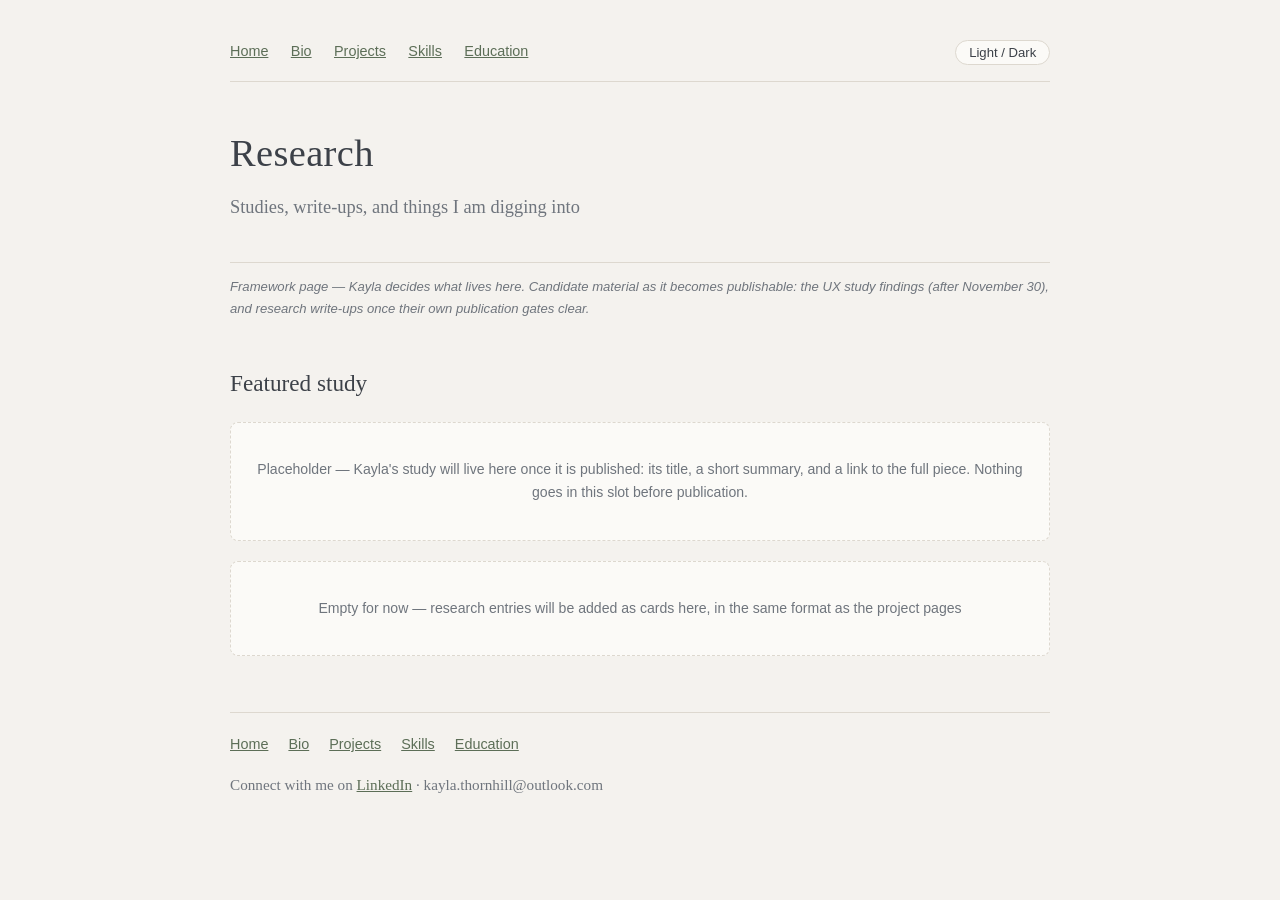
<file: research.html>
<!DOCTYPE html>
<html lang="en">
<head>
<meta charset="UTF-8">
<meta name="viewport" content="width=device-width, initial-scale=1.0">
<title>Research — Kayla M. Thornhill</title>
<link rel="stylesheet" href="styles.css">
</head>
<body>
<div class="wrap">

<nav class="site-nav">
  <a href="index.html">Home</a>
  <a href="bio.html">Bio</a>
  <a href="projects.html">Projects</a>
  <a href="skills.html">Skills</a>
  <a href="education.html">Education</a>
  <button class="theme-toggle" type="button">Light / Dark</button>
</nav>

<header class="hero">
  <h1>Research</h1>
  <p class="tagline">Studies, write-ups, and things I am digging into</p>
</header>

<p class="slot-note">Framework page — Kayla decides what lives here. Candidate material as it
becomes publishable: the UX study findings (after November 30), and research write-ups once their
own publication gates clear.</p>

<h2>Featured study</h2>

<div class="shot-slot">Placeholder — Kayla's study will live here once it is published: its title,
a short summary, and a link to the full piece. Nothing goes in this slot before publication.</div>

<div class="shot-slot">Empty for now — research entries will be added as cards here, in the same
format as the project pages</div>

<footer class="site-footer">
  <div class="footer-nav">
    <a href="index.html">Home</a>
    <a href="bio.html">Bio</a>
    <a href="projects.html">Projects</a>
    <a href="skills.html">Skills</a>
    <a href="education.html">Education</a>
  </div>
  <p>Connect with me on <a href="https://www.linkedin.com/in/kayla-thornhill">LinkedIn</a> ·
  kayla.thornhill@outlook.com</p>
</footer>
<script src="script.js"></script>

</div>
</body>
</html>
</file>
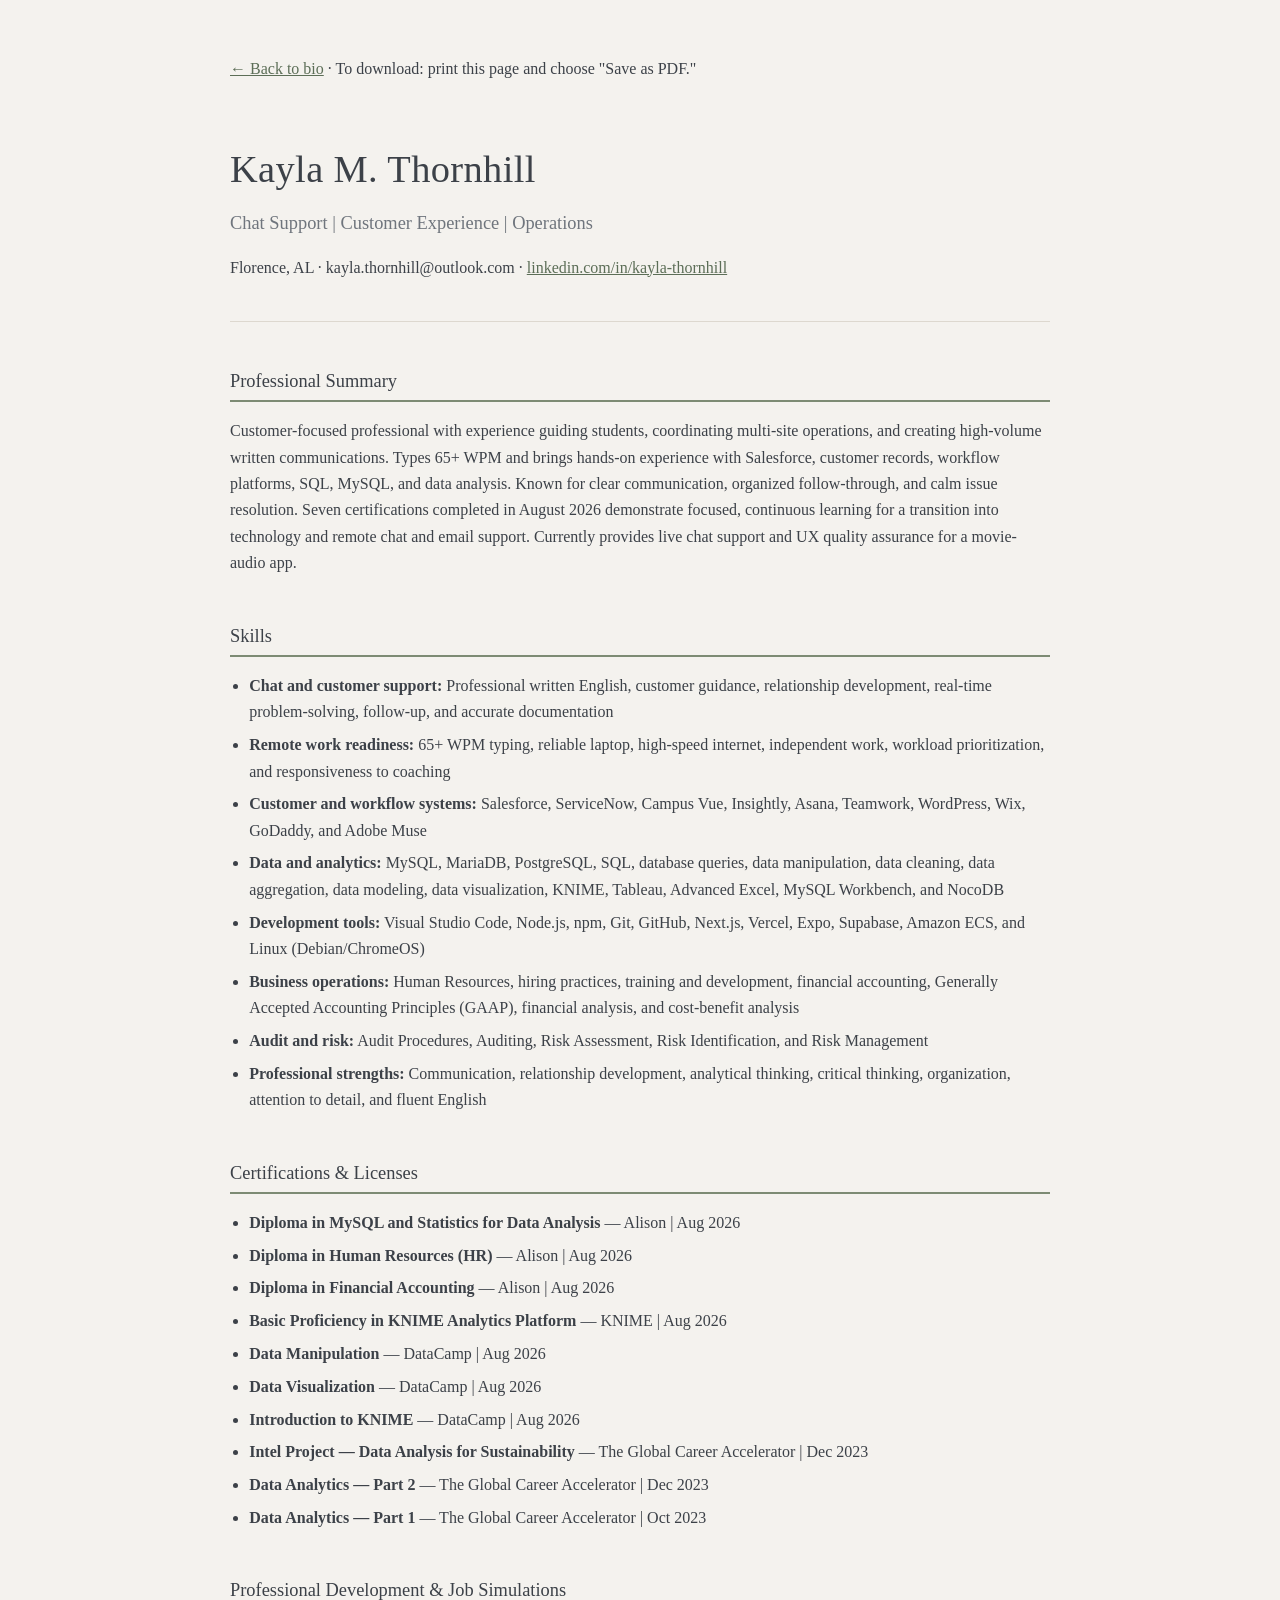
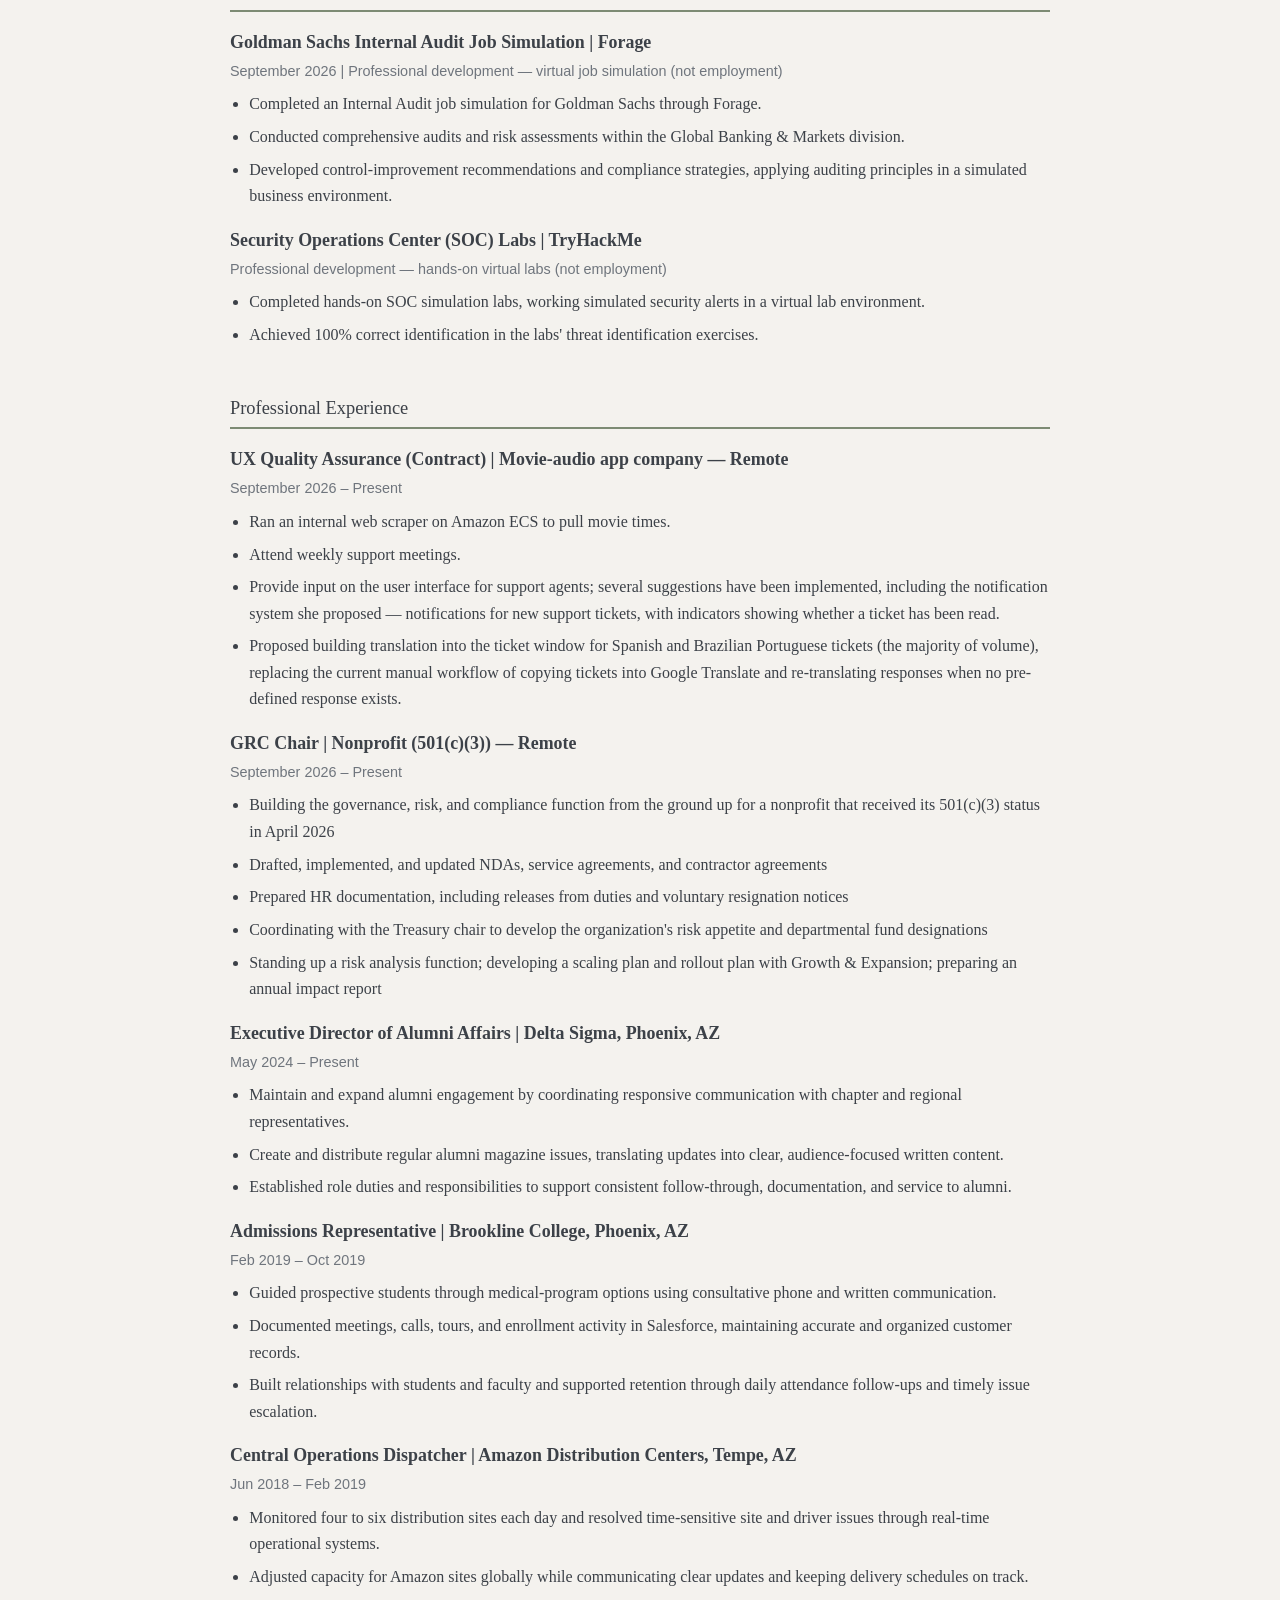
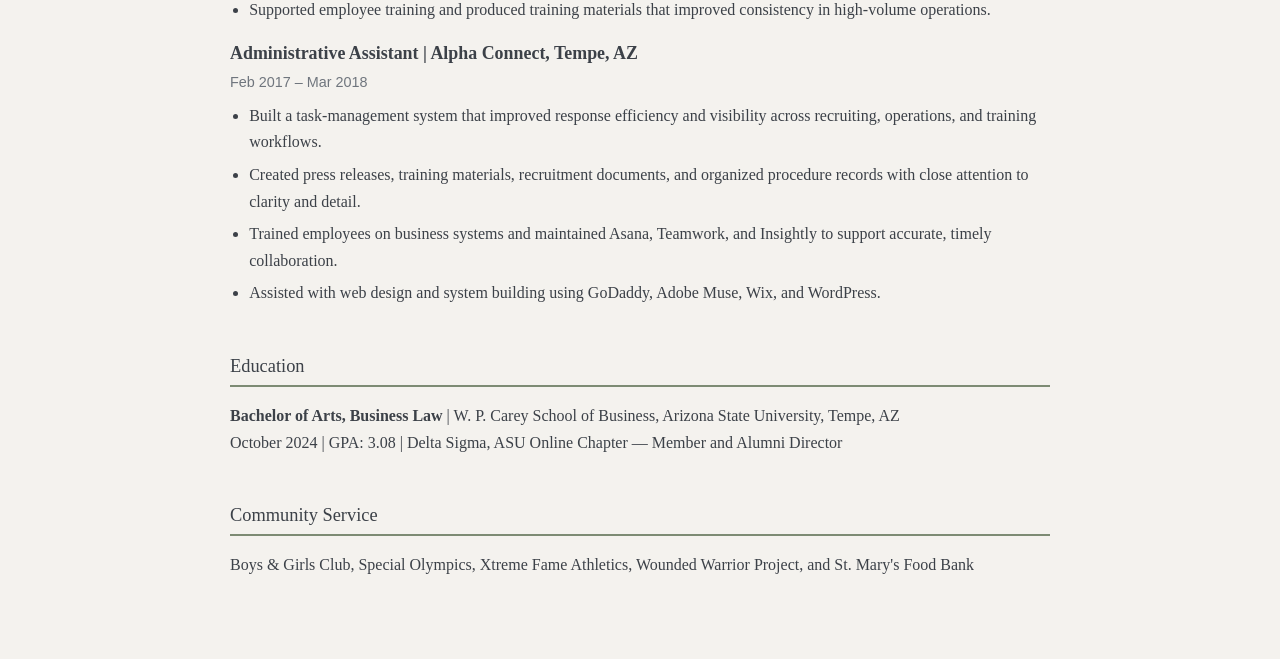
<file: resume.html>
<!DOCTYPE html>
<html lang="en">
<head>
<meta charset="UTF-8">
<meta name="viewport" content="width=device-width, initial-scale=1.0">
<title>Résumé — Kayla M. Thornhill</title>
<link rel="stylesheet" href="styles.css">
</head>
<body>
<div class="wrap resume">

<p class="no-print"><a href="bio.html">&larr; Back to bio</a> · To download: print this page and
choose "Save as PDF."</p>

<header class="hero">
  <h1>Kayla M. Thornhill</h1>
  <p class="tagline">Chat Support | Customer Experience | Operations</p>
  <p>Florence, AL · kayla.thornhill@outlook.com ·
  <a href="https://www.linkedin.com/in/kayla-thornhill">linkedin.com/in/kayla-thornhill</a></p>
</header>

<h2>Professional Summary</h2>
<p>Customer-focused professional with experience guiding students, coordinating multi-site
operations, and creating high-volume written communications. Types 65+ WPM and brings hands-on
experience with Salesforce, customer records, workflow platforms, SQL, MySQL, and data analysis.
Known for clear communication, organized follow-through, and calm issue resolution. Seven
certifications completed in August 2026 demonstrate focused, continuous learning for a transition
into technology and remote chat and email support. Currently provides live chat support and UX
quality assurance for a movie-audio app.</p>

<h2>Skills</h2>
<ul>
  <li><strong>Chat and customer support:</strong> Professional written English, customer guidance,
  relationship development, real-time problem-solving, follow-up, and accurate documentation</li>
  <li><strong>Remote work readiness:</strong> 65+ WPM typing, reliable laptop, high-speed internet,
  independent work, workload prioritization, and responsiveness to coaching</li>
  <li><strong>Customer and workflow systems:</strong> Salesforce, ServiceNow, Campus Vue, Insightly,
  Asana, Teamwork, WordPress, Wix, GoDaddy, and Adobe Muse</li>
  <li><strong>Data and analytics:</strong> MySQL, MariaDB, PostgreSQL, SQL, database queries, data
  manipulation, data cleaning, data aggregation, data modeling, data visualization, KNIME, Tableau,
  Advanced Excel, MySQL Workbench, and NocoDB</li>
  <li><strong>Development tools:</strong> Visual Studio Code, Node.js, npm, Git, GitHub, Next.js,
  Vercel, Expo, Supabase, Amazon ECS, and Linux (Debian/ChromeOS)</li>
  <li><strong>Business operations:</strong> Human Resources, hiring practices, training and
  development, financial accounting, Generally Accepted Accounting Principles (GAAP), financial
  analysis, and cost-benefit analysis</li>
  <li><strong>Audit and risk:</strong> Audit Procedures, Auditing, Risk Assessment, Risk
  Identification, and Risk Management</li>
  <li><strong>Professional strengths:</strong> Communication, relationship development, analytical
  thinking, critical thinking, organization, attention to detail, and fluent English</li>
</ul>

<h2>Certifications &amp; Licenses</h2>
<ul>
  <li><strong>Diploma in MySQL and Statistics for Data Analysis</strong> — Alison | Aug 2026</li>
  <li><strong>Diploma in Human Resources (HR)</strong> — Alison | Aug 2026</li>
  <li><strong>Diploma in Financial Accounting</strong> — Alison | Aug 2026</li>
  <li><strong>Basic Proficiency in KNIME Analytics Platform</strong> — KNIME | Aug 2026</li>
  <li><strong>Data Manipulation</strong> — DataCamp | Aug 2026</li>
  <li><strong>Data Visualization</strong> — DataCamp | Aug 2026</li>
  <li><strong>Introduction to KNIME</strong> — DataCamp | Aug 2026</li>
  <li><strong>Intel Project — Data Analysis for Sustainability</strong> — The Global Career Accelerator | Dec 2023</li>
  <li><strong>Data Analytics — Part 2</strong> — The Global Career Accelerator | Dec 2023</li>
  <li><strong>Data Analytics — Part 1</strong> — The Global Career Accelerator | Oct 2023</li>
</ul>

<h2>Professional Development &amp; Job Simulations</h2>
<h3>Goldman Sachs Internal Audit Job Simulation | Forage</h3>
<p class="role-line">September 2026 | Professional development — virtual job simulation (not employment)</p>
<ul>
  <li>Completed an Internal Audit job simulation for Goldman Sachs through Forage.</li>
  <li>Conducted comprehensive audits and risk assessments within the Global Banking &amp; Markets division.</li>
  <li>Developed control-improvement recommendations and compliance strategies, applying auditing principles in a simulated business environment.</li>
</ul>
<h3>Security Operations Center (SOC) Labs | TryHackMe</h3>
<p class="role-line">Professional development — hands-on virtual labs (not employment)</p>
<ul>
  <li>Completed hands-on SOC simulation labs, working simulated security alerts in a virtual lab environment.</li>
  <li>Achieved 100% correct identification in the labs' threat identification exercises.</li>
</ul>

<h2>Professional Experience</h2>

<h3>UX Quality Assurance (Contract) | Movie-audio app company — Remote</h3>
<p class="role-line">September 2026 – Present</p>
<ul>
  <li>Ran an internal web scraper on Amazon ECS to pull movie times.</li>
  <li>Attend weekly support meetings.</li>
  <li>Provide input on the user interface for support agents; several suggestions have been implemented, including the notification system she proposed — notifications for new support tickets, with indicators showing whether a ticket has been read.</li>
  <li>Proposed building translation into the ticket window for Spanish and Brazilian Portuguese tickets (the majority of volume), replacing the current manual workflow of copying tickets into Google Translate and re-translating responses when no pre-defined response exists.</li>
</ul>

<h3>GRC Chair | Nonprofit (501(c)(3)) — Remote</h3>
<p class="role-line">September 2026 – Present</p>
<ul>
  <li>Building the governance, risk, and compliance function from the ground up for a nonprofit that received its 501(c)(3) status in April 2026</li>
  <li>Drafted, implemented, and updated NDAs, service agreements, and contractor agreements</li>
  <li>Prepared HR documentation, including releases from duties and voluntary resignation notices</li>
  <li>Coordinating with the Treasury chair to develop the organization's risk appetite and departmental fund designations</li>
  <li>Standing up a risk analysis function; developing a scaling plan and rollout plan with Growth &amp; Expansion; preparing an annual impact report</li>
</ul>

<h3>Executive Director of Alumni Affairs | Delta Sigma, Phoenix, AZ</h3>
<p class="role-line">May 2024 – Present</p>
<ul>
  <li>Maintain and expand alumni engagement by coordinating responsive communication with chapter and regional representatives.</li>
  <li>Create and distribute regular alumni magazine issues, translating updates into clear, audience-focused written content.</li>
  <li>Established role duties and responsibilities to support consistent follow-through, documentation, and service to alumni.</li>
</ul>

<h3>Admissions Representative | Brookline College, Phoenix, AZ</h3>
<p class="role-line">Feb 2019 – Oct 2019</p>
<ul>
  <li>Guided prospective students through medical-program options using consultative phone and written communication.</li>
  <li>Documented meetings, calls, tours, and enrollment activity in Salesforce, maintaining accurate and organized customer records.</li>
  <li>Built relationships with students and faculty and supported retention through daily attendance follow-ups and timely issue escalation.</li>
</ul>

<h3>Central Operations Dispatcher | Amazon Distribution Centers, Tempe, AZ</h3>
<p class="role-line">Jun 2018 – Feb 2019</p>
<ul>
  <li>Monitored four to six distribution sites each day and resolved time-sensitive site and driver issues through real-time operational systems.</li>
  <li>Adjusted capacity for Amazon sites globally while communicating clear updates and keeping delivery schedules on track.</li>
  <li>Supported employee training and produced training materials that improved consistency in high-volume operations.</li>
</ul>

<h3>Administrative Assistant | Alpha Connect, Tempe, AZ</h3>
<p class="role-line">Feb 2017 – Mar 2018</p>
<ul>
  <li>Built a task-management system that improved response efficiency and visibility across recruiting, operations, and training workflows.</li>
  <li>Created press releases, training materials, recruitment documents, and organized procedure records with close attention to clarity and detail.</li>
  <li>Trained employees on business systems and maintained Asana, Teamwork, and Insightly to support accurate, timely collaboration.</li>
  <li>Assisted with web design and system building using GoDaddy, Adobe Muse, Wix, and WordPress.</li>
</ul>

<h2>Education</h2>
<p><strong>Bachelor of Arts, Business Law</strong> | W. P. Carey School of Business, Arizona State
University, Tempe, AZ<br>
October 2024 | GPA: 3.08 | Delta Sigma, ASU Online Chapter — Member and Alumni Director</p>

<h2>Community Service</h2>
<p>Boys &amp; Girls Club, Special Olympics, Xtreme Fame Athletics, Wounded Warrior Project, and
St. Mary's Food Bank</p>

</div>
</body>
</html>
</file>
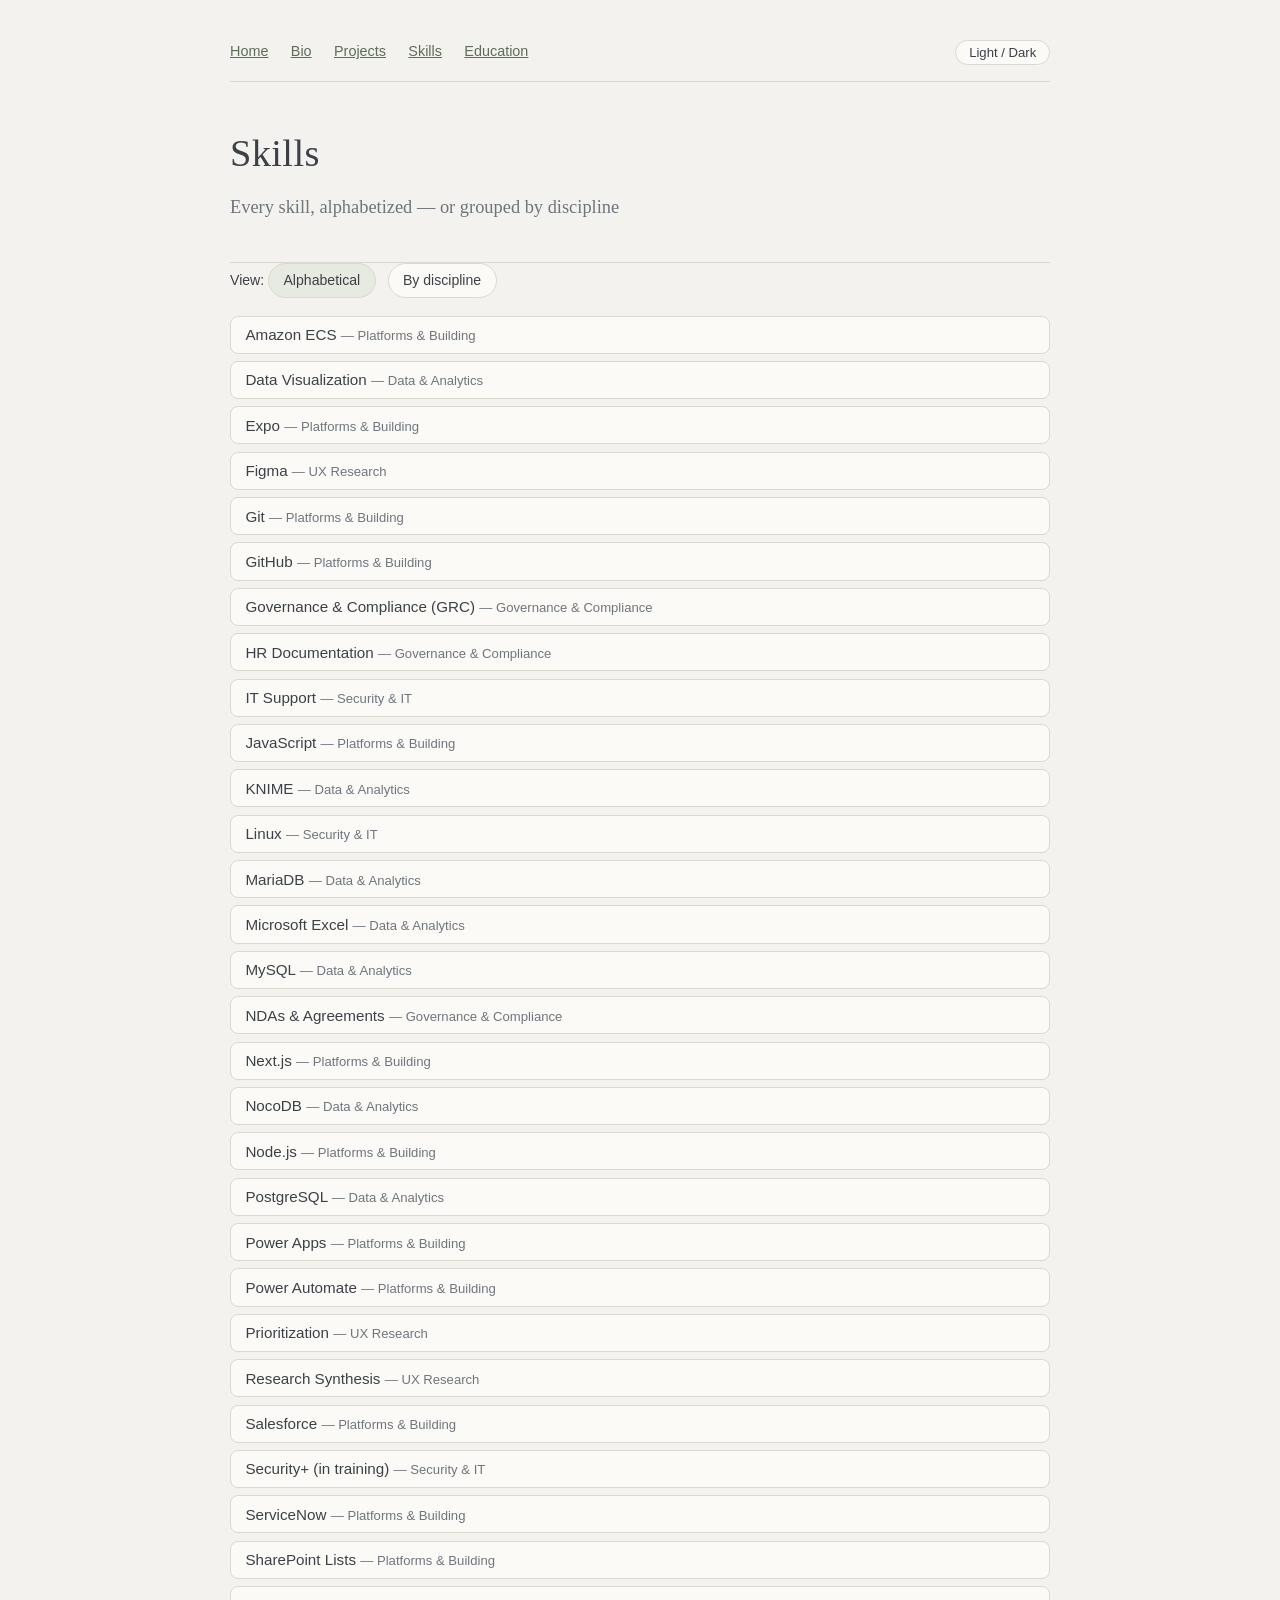
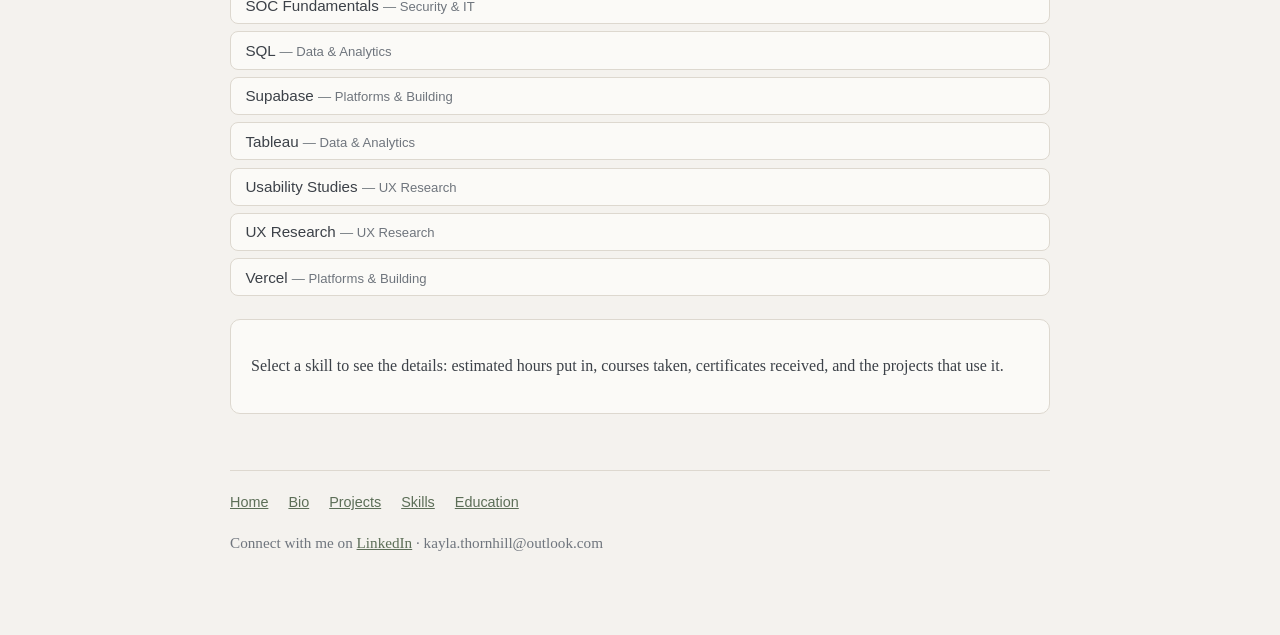
<file: skills.html>
<!DOCTYPE html>
<html lang="en">
<head>
<meta charset="UTF-8">
<meta name="viewport" content="width=device-width, initial-scale=1.0">
<title>Skills — Kayla M. Thornhill</title>
<link rel="stylesheet" href="styles.css">
</head>
<body>
<div class="wrap">

<nav class="site-nav">
  <a href="index.html">Home</a>
  <a href="bio.html">Bio</a>
  <a href="projects.html">Projects</a>
  <a href="skills.html">Skills</a>
  <a href="education.html">Education</a>
  <button class="theme-toggle" type="button">Light / Dark</button>
</nav>

<header class="hero">
  <h1>Skills</h1>
  <p class="tagline">Every skill, alphabetized — or grouped by discipline</p>
</header>

<div class="view-toggle">
  View:
  <button id="view-alpha" type="button">Alphabetical</button>
  <button id="view-disc" type="button">By discipline</button>
</div>

<div id="skill-list"></div>

<div id="skill-detail" class="skill-detail">
  <p>Select a skill to see the details: estimated hours put in, courses taken, certificates
  received, and the projects that use it.</p>
</div>

<footer class="site-footer">
  <div class="footer-nav">
    <a href="index.html">Home</a>
    <a href="bio.html">Bio</a>
    <a href="projects.html">Projects</a>
    <a href="skills.html">Skills</a>
    <a href="education.html">Education</a>
  </div>
  <p>Connect with me on <a href="https://www.linkedin.com/in/kayla-thornhill">LinkedIn</a> ·
  kayla.thornhill@outlook.com</p>
</footer>
<script src="script.js"></script>

</div>
</body>
</html>
</file>
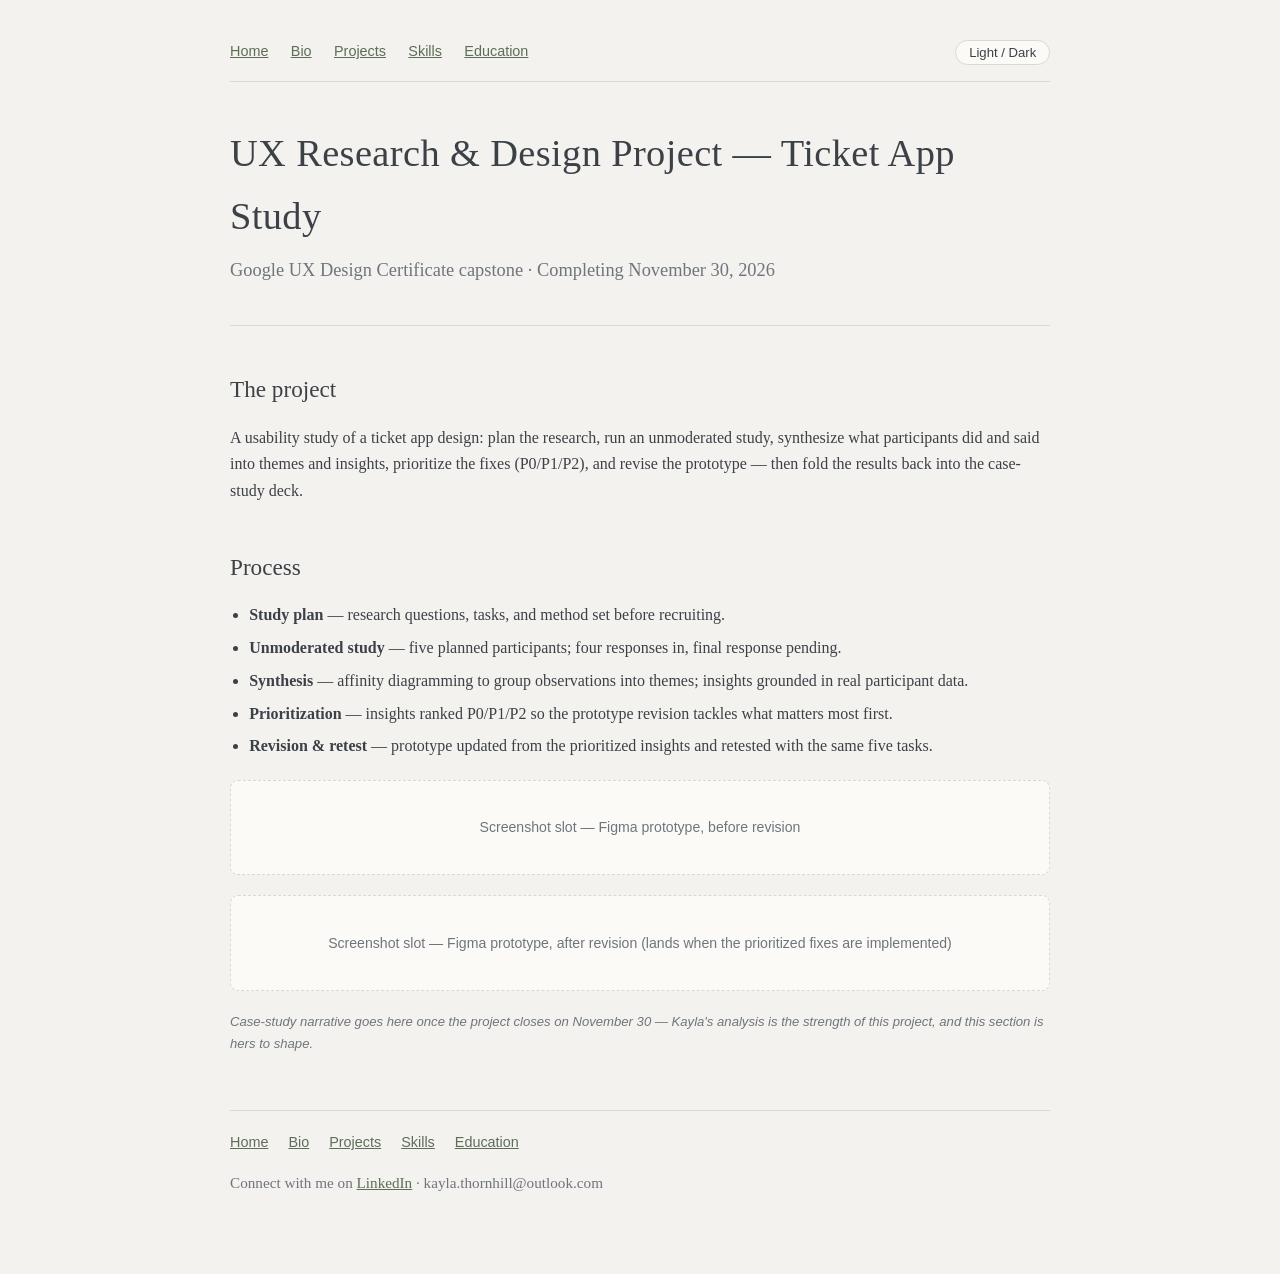
<file: ux-project.html>
<!DOCTYPE html>
<html lang="en">
<head>
<meta charset="UTF-8">
<meta name="viewport" content="width=device-width, initial-scale=1.0">
<title>UX Project — Kayla M. Thornhill</title>
<link rel="stylesheet" href="styles.css">
</head>
<body>
<div class="wrap">

<nav class="site-nav">
  <a href="index.html">Home</a>
  <a href="bio.html">Bio</a>
  <a href="projects.html">Projects</a>
  <a href="skills.html">Skills</a>
  <a href="education.html">Education</a>
  <button class="theme-toggle" type="button">Light / Dark</button>
</nav>

<header class="hero">
  <h1>UX Research &amp; Design Project — Ticket App Study</h1>
  <p class="tagline">Google UX Design Certificate capstone · Completing November 30, 2026</p>
</header>

<h2>The project</h2>
<p>A usability study of a ticket app design: plan the research, run an unmoderated study,
synthesize what participants did and said into themes and insights, prioritize the fixes
(P0/P1/P2), and revise the prototype — then fold the results back into the case-study deck.</p>

<h2>Process</h2>
<ul>
  <li><strong>Study plan</strong> — research questions, tasks, and method set before recruiting.</li>
  <li><strong>Unmoderated study</strong> — five planned participants; four responses in, final
  response pending.</li>
  <li><strong>Synthesis</strong> — affinity diagramming to group observations into themes;
  insights grounded in real participant data.</li>
  <li><strong>Prioritization</strong> — insights ranked P0/P1/P2 so the prototype revision tackles
  what matters most first.</li>
  <li><strong>Revision &amp; retest</strong> — prototype updated from the prioritized insights and
  retested with the same five tasks.</li>
</ul>

<div class="shot-slot">Screenshot slot — Figma prototype, before revision</div>

<div class="shot-slot">Screenshot slot — Figma prototype, after revision (lands when the
prioritized fixes are implemented)</div>

<p class="slot-note">Case-study narrative goes here once the project closes on November 30 —
Kayla's analysis is the strength of this project, and this section is hers to shape.</p>

<footer class="site-footer">
  <div class="footer-nav">
    <a href="index.html">Home</a>
    <a href="bio.html">Bio</a>
    <a href="projects.html">Projects</a>
    <a href="skills.html">Skills</a>
    <a href="education.html">Education</a>
  </div>
  <p>Connect with me on <a href="https://www.linkedin.com/in/kayla-thornhill">LinkedIn</a> ·
  kayla.thornhill@outlook.com</p>
</footer>
<script src="script.js"></script>

</div>
</body>
</html>
</file>
<file: styles.css>
:root {
  --bg: #f4f2ee;
  --surface: #fbfaf7;
  --ink: #3c4148;
  --muted: #6f757d;
  --accent: #7d8b74;
  --accent-soft: #e6eae1;
  --border: #ddd8cf;
}

* { box-sizing: border-box; }

body {
  margin: 0;
  background: var(--bg);
  color: var(--ink);
  font-family: Georgia, "Times New Roman", serif;
  line-height: 1.65;
}

.wrap {
  max-width: 860px;
  margin: 0 auto;
  padding: 2.5rem 1.25rem 4rem;
}

header.hero {
  padding: 2.5rem 0 1.5rem;
  border-bottom: 1px solid var(--border);
}

h1 {
  font-size: 2.4rem;
  margin: 0 0 0.4rem;
  font-weight: normal;
  letter-spacing: 0.01em;
}

.tagline {
  font-size: 1.15rem;
  color: var(--muted);
  margin: 0 0 1rem;
}

.intro { max-width: 42rem; }

h2 {
  font-size: 1.45rem;
  font-weight: normal;
  margin: 2.75rem 0 1rem;
  color: var(--ink);
}

h3 { font-size: 1.12rem; margin: 0 0 0.35rem; font-weight: bold; }

.card {
  background: var(--surface);
  border: 1px solid var(--border);
  border-radius: 10px;
  padding: 1.4rem 1.5rem;
  margin-bottom: 1.1rem;
}

.card p { margin: 0.35rem 0; }

.status {
  display: inline-block;
  font-family: Verdana, Geneva, sans-serif;
  font-size: 0.72rem;
  letter-spacing: 0.06em;
  text-transform: uppercase;
  background: var(--accent-soft);
  color: #55614e;
  border-radius: 999px;
  padding: 0.18rem 0.65rem;
  margin-bottom: 0.55rem;
}

a { color: #5c6e57; }
a:hover { color: #43523f; }

ul { padding-left: 1.2rem; }
li { margin-bottom: 0.4rem; }

.strip {
  font-family: Verdana, Geneva, sans-serif;
  font-size: 0.92rem;
  color: var(--muted);
}

footer {
  margin-top: 3.5rem;
  padding-top: 1.25rem;
  border-top: 1px solid var(--border);
  color: var(--muted);
  font-size: 0.95rem;
}

.back { font-family: Verdana, Geneva, sans-serif; font-size: 0.85rem; }

code {
  font-family: "Courier New", monospace;
  font-size: 0.92em;
  background: var(--accent-soft);
  padding: 0.05rem 0.3rem;
  border-radius: 4px;
}

nav.site-nav {
  display: flex;
  flex-wrap: wrap;
  gap: 0.4rem 1.4rem;
  font-family: Verdana, Geneva, sans-serif;
  font-size: 0.9rem;
  padding-bottom: 1rem;
  border-bottom: 1px solid var(--border);
}

.skills-grid {
  display: grid;
  grid-template-columns: repeat(auto-fit, minmax(230px, 1fr));
  gap: 1rem;
}

.skill-group {
  background: var(--surface);
  border: 1px solid var(--border);
  border-radius: 10px;
  padding: 1rem 1.2rem;
}

.skill-group h3 { font-size: 1rem; margin-bottom: 0.5rem; }
.skill-group ul { margin: 0; padding-left: 1.1rem; }
.skill-group li { margin-bottom: 0.25rem; }

figure.shot {
  margin: 1.25rem 0;
}

figure.shot img {
  max-width: 100%;
  border: 1px solid var(--border);
  border-radius: 8px;
  display: block;
}

figure.shot figcaption {
  font-family: Verdana, Geneva, sans-serif;
  font-size: 0.82rem;
  color: var(--muted);
  margin-top: 0.4rem;
}

.shot-slot {
  border: 1.5px dashed var(--border);
  border-radius: 8px;
  background: var(--surface);
  color: var(--muted);
  font-family: Verdana, Geneva, sans-serif;
  font-size: 0.88rem;
  text-align: center;
  padding: 2.2rem 1rem;
  margin: 1.25rem 0;
}

.slot-note {
  font-family: Verdana, Geneva, sans-serif;
  font-size: 0.82rem;
  color: var(--muted);
  font-style: italic;
}

:root[data-theme="dark"] {
  --bg: #26282b;
  --surface: #303338;
  --ink: #d9d6d0;
  --muted: #a4a9ae;
  --accent: #93a48b;
  --accent-soft: #39413a;
  --border: #464b50;
}

:root[data-theme="dark"] a { color: #a9bfa2; }
:root[data-theme="dark"] a:hover { color: #c2d4bb; }
:root[data-theme="dark"] .status { color: #b9c6b2; }

.theme-toggle {
  font-family: Verdana, Geneva, sans-serif;
  font-size: 0.82rem;
  background: var(--surface);
  color: var(--ink);
  border: 1px solid var(--border);
  border-radius: 999px;
  padding: 0.25rem 0.8rem;
  cursor: pointer;
  margin-left: auto;
}

.site-footer {
  margin-top: 3.5rem;
  padding-top: 1.25rem;
  border-top: 1px solid var(--border);
  color: var(--muted);
  font-size: 0.95rem;
}

.footer-skills {
  font-family: Verdana, Geneva, sans-serif;
  font-size: 0.88rem;
  margin-bottom: 0.9rem;
}

.footer-skills a { margin-right: 0.9rem; white-space: nowrap; }

.search-box { margin: 0 0 1.2rem; }

.search-box input {
  width: 100%;
  max-width: 30rem;
  font-family: Verdana, Geneva, sans-serif;
  font-size: 0.95rem;
  padding: 0.55rem 0.8rem;
  border: 1px solid var(--border);
  border-radius: 8px;
  background: var(--surface);
  color: var(--ink);
}

.skill-select {
  font-family: Verdana, Geneva, sans-serif;
  font-size: 0.95rem;
  padding: 0.5rem 0.7rem;
  border: 1px solid var(--border);
  border-radius: 8px;
  background: var(--surface);
  color: var(--ink);
  max-width: 100%;
}

.view-toggle { margin: 0 0 1.1rem; font-family: Verdana, Geneva, sans-serif; font-size: 0.88rem; }
.view-toggle button {
  font: inherit;
  background: var(--surface);
  color: var(--ink);
  border: 1px solid var(--border);
  border-radius: 999px;
  padding: 0.3rem 0.9rem;
  cursor: pointer;
  margin-right: 0.5rem;
}
.view-toggle button.active { background: var(--accent-soft); }

.skill-list-group { font-family: Verdana, Geneva, sans-serif; font-size: 1rem; margin: 1.3rem 0 0.5rem; }

.skill-row {
  display: block;
  width: 100%;
  text-align: left;
  font-family: Verdana, Geneva, sans-serif;
  font-size: 0.95rem;
  background: var(--surface);
  color: var(--ink);
  border: 1px solid var(--border);
  border-radius: 8px;
  padding: 0.6rem 0.9rem;
  margin-bottom: 0.45rem;
  cursor: pointer;
}
.skill-row:hover { border-color: var(--accent); }
.skill-row .disc { color: var(--muted); font-size: 0.82rem; }

.skill-detail {
  background: var(--surface);
  border: 1px solid var(--border);
  border-radius: 10px;
  padding: 1.1rem 1.25rem;
  margin-top: 1.4rem;
}
.skill-detail h3 { margin-top: 0; }
.skill-detail dl { display: grid; grid-template-columns: auto 1fr; gap: 0.3rem 1rem; margin: 0 0 0.8rem; }
.skill-detail dt { font-family: Verdana, Geneva, sans-serif; font-size: 0.88rem; color: var(--muted); }
.skill-detail dd { margin: 0; }

.cert-slot {
  background: var(--surface);
  border: 1px dashed var(--border);
  border-radius: 10px;
  padding: 1rem 1.2rem;
  margin-bottom: 0.8rem;
  color: var(--muted);
}

.footer-nav { font-family: Verdana, Geneva, sans-serif; font-size: 0.9rem; margin-bottom: 0.9rem; }
.footer-nav a { margin-right: 1rem; }

.carousel { position: relative; margin-bottom: 0.6rem; }
.carousel-viewport { overflow: hidden; border-radius: 10px; }
.carousel-track { display: flex; transition: transform 0.3s ease; }
.carousel-slide { min-width: 100%; }
.carousel-slide .card { margin-bottom: 0; height: 100%; }
.carousel-controls {
  display: flex; align-items: center; gap: 0.9rem; margin-top: 0.7rem;
  font-family: Verdana, Geneva, sans-serif; font-size: 0.9rem;
}
.carousel-btn {
  font: inherit;
  background: var(--surface); color: var(--ink);
  border: 1px solid var(--border); border-radius: 999px;
  padding: 0.3rem 0.95rem; cursor: pointer;
}
.carousel-count { color: var(--muted); }

.resume h2 {
  border-bottom: 2px solid var(--accent);
  padding-bottom: 0.25rem;
  font-size: 1.15rem;
}
.resume h3 { margin-bottom: 0.15rem; }
.resume .role-line { color: var(--muted); font-family: Verdana, Geneva, sans-serif; font-size: 0.9rem; margin: 0 0 0.5rem; }
.resume ul { margin-top: 0.3rem; }

@media print {
  .no-print { display: none !important; }
  body { background: #fff; }
}
</file>
